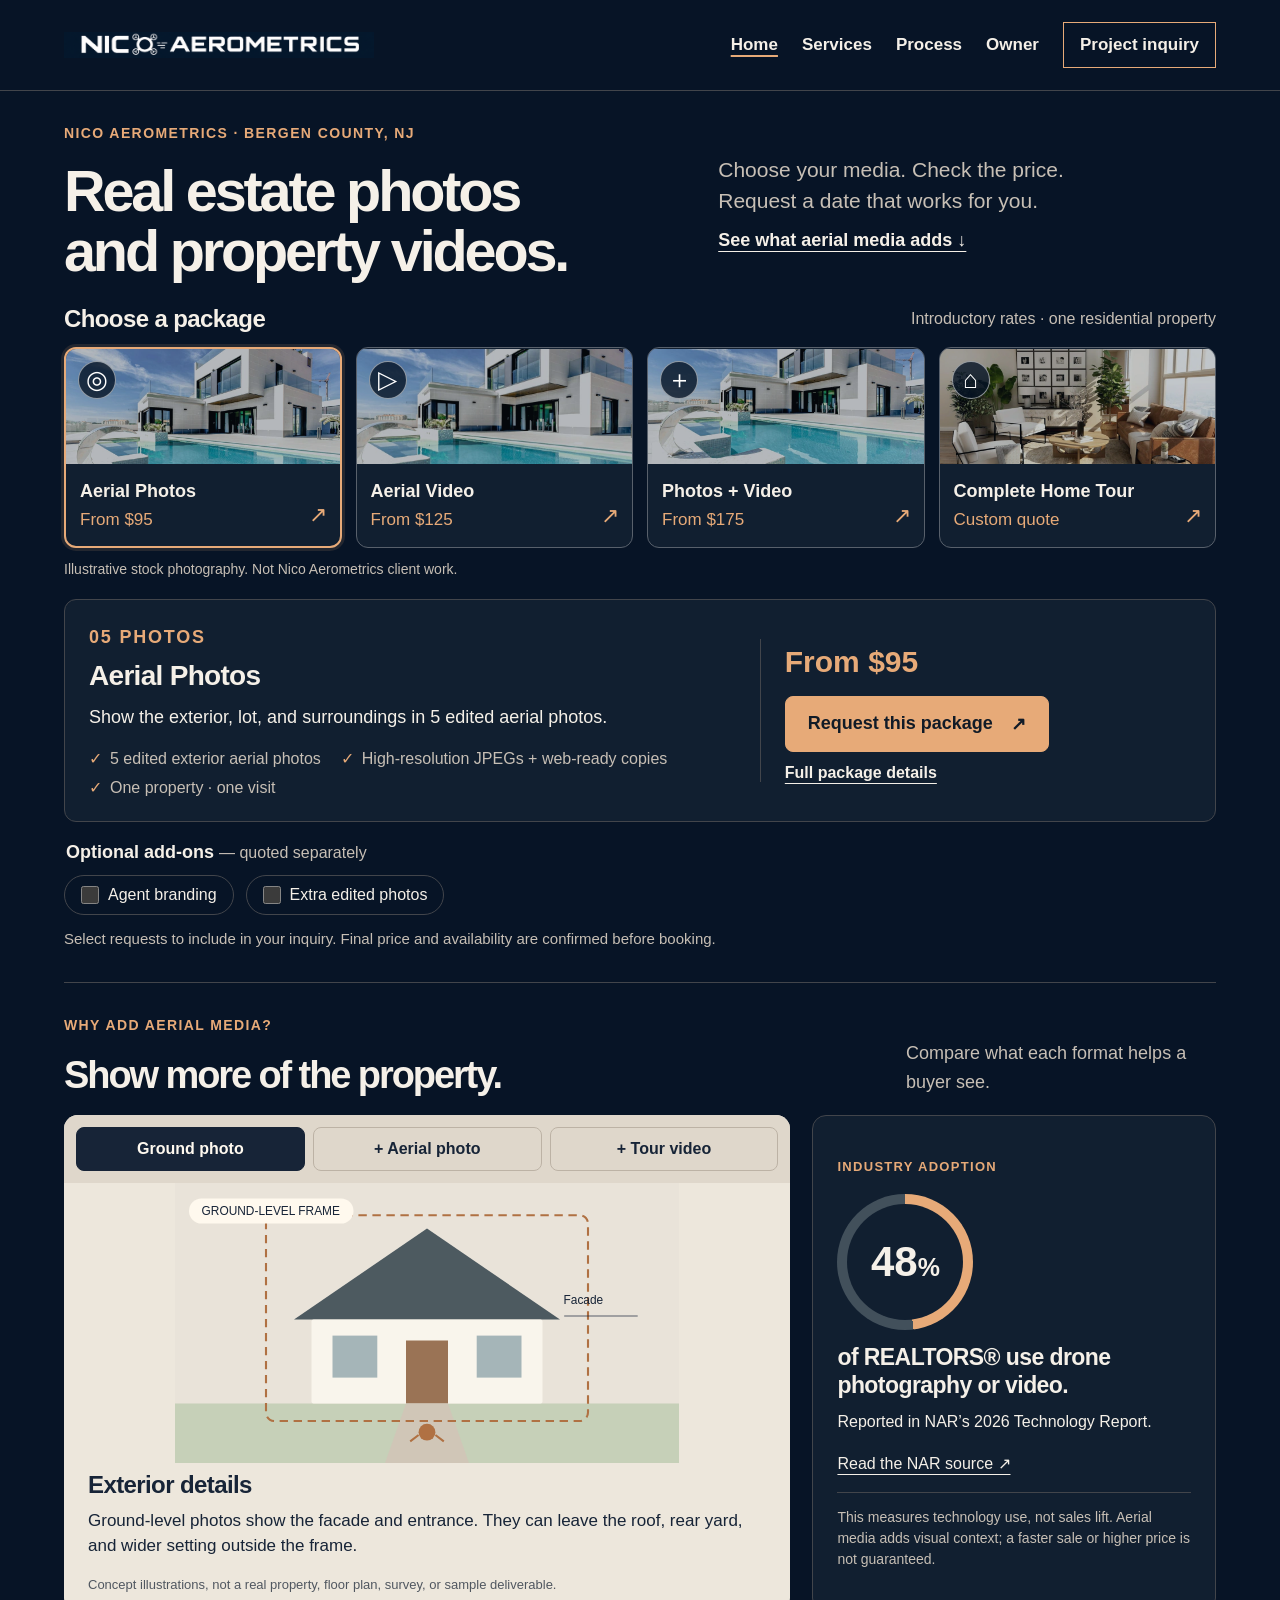
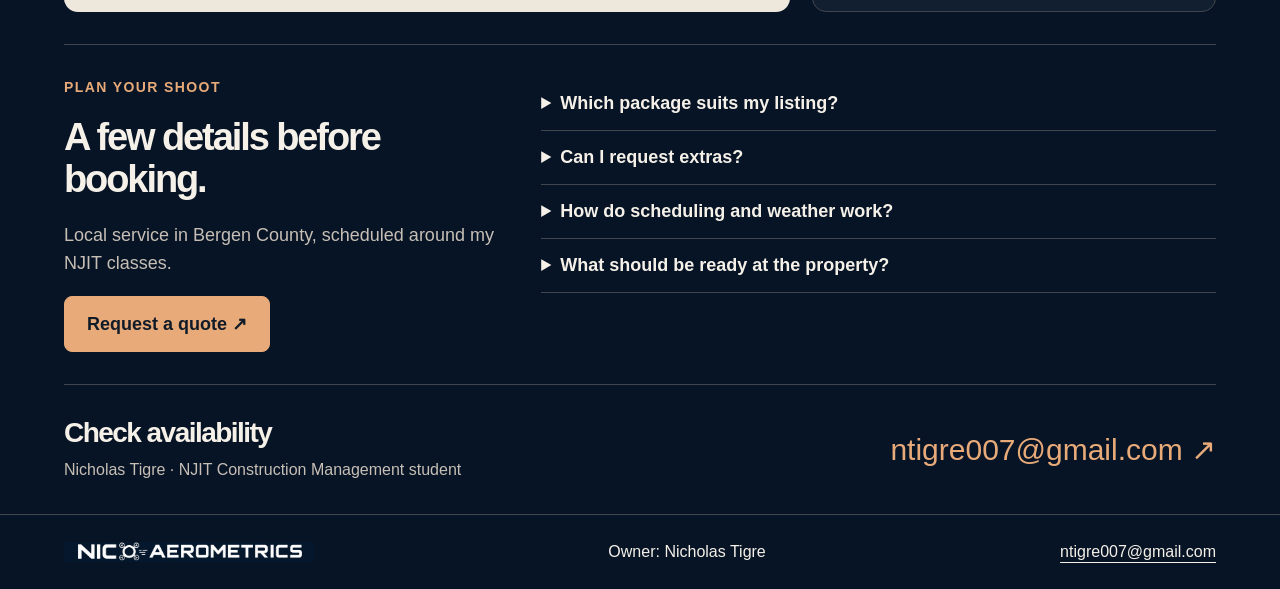
<file: index.html>
﻿<!DOCTYPE html>
<html lang="en">
<head>
<meta charset="UTF-8">
<meta name="viewport" content="width=device-width, initial-scale=1.0">
<meta name="description" content="Real estate drone photos and video in Bergen County, New Jersey.">
<title>Home | Nico Aerometrics</title>
<link rel="icon" href="favicon.ico" sizes="48x48"><link rel="icon" type="image/png" href="assets/favicon-48.png" sizes="48x48"><link rel="apple-touch-icon" href="assets/apple-touch-icon.png" sizes="180x180">
<link rel="stylesheet" href="styles.css?v=perf-20261029">
<script src="script.js?v=perf-20261029"></script>
</head>
<body>
<a class="skip-link" href="#main-content">Skip to main content</a>
<header class="site-header"><div class="header-inner"><a class="brand brand-logo" href="index.html"><picture><source type="image/webp" srcset="assets/nico-logo-744.webp 744w, assets/nico-logo-1488.webp 1488w" sizes="(max-width: 380px) 190px, (max-width: 1100px) 260px, 310px"><img src="assets/nico-aerometrics-logo.png" alt="Nico Aerometrics — Home" width="2172" height="724" decoding="async" loading="eager" fetchpriority="high"></picture></a><button id="menu-toggle" class="menu-toggle" aria-expanded="false" aria-controls="main-nav" hidden>Menu</button><nav id="main-nav" aria-label="Main navigation"><ul><li><a href="index.html" aria-current="page">Home</a></li><li><a href="projects.html">Services</a></li><li><a href="skills.html">Process</a></li><li><a href="about.html">Owner</a></li><li><a href="contact.html">Project inquiry</a></li></ul></nav></div></header>
<main id="main-content" tabindex="-1" class="home-main"><div class="home-sections"><section id="services" class="booking-hero" aria-labelledby="hero-heading"><div class="booking-heading"><div><p class="eyebrow">NICO AEROMETRICS · BERGEN COUNTY, NJ</p><h1 id="hero-heading">Real estate photos<br>and property videos.</h1></div><div><p class="lead">Choose your media. Check the price.<br>Request a date that works for you.</p><a class="text-link" href="#why-aerial">See what aerial media adds ↓</a></div></div><div class="picker-label"><h2>Choose a package</h2><span>Introductory rates · one residential property</span></div><div class="service-picker" aria-label="Select a package" hidden><button type="button" class="service-choice" data-choice="photos" aria-controls="package-photos" aria-pressed="true"><span class="choice-image"><picture><source type="image/webp" srcset="assets/house-exterior-480.webp 480w, assets/house-exterior-960.webp 960w, assets/house-exterior-1440.webp 1440w" sizes="(max-width: 700px) calc((90vw - 12px) / 2), (max-width: 1360px) calc((90vw - 42px) / 4), 295px"><img src="assets/house-exterior.jpg" width="400" height="220" alt="" loading="eager" decoding="async"></picture><span class="choice-mark" aria-hidden="true">◎</span></span><span class="choice-copy"><strong>Aerial Photos</strong><span>From $95</span></span><span class="choice-arrow" aria-hidden="true">↗</span></button><button type="button" class="service-choice" data-choice="video" aria-controls="package-video" aria-pressed="false"><span class="choice-image"><picture><source type="image/webp" srcset="assets/house-exterior-480.webp 480w, assets/house-exterior-960.webp 960w, assets/house-exterior-1440.webp 1440w" sizes="(max-width: 700px) calc((90vw - 12px) / 2), (max-width: 1360px) calc((90vw - 42px) / 4), 295px"><img src="assets/house-exterior.jpg" width="400" height="220" alt="" loading="lazy" decoding="async"></picture><span class="choice-mark" aria-hidden="true">▷</span></span><span class="choice-copy"><strong>Aerial Video</strong><span>From $125</span></span><span class="choice-arrow" aria-hidden="true">↗</span></button><button type="button" class="service-choice" data-choice="bundle" aria-controls="package-bundle" aria-pressed="false"><span class="choice-image"><picture><source type="image/webp" srcset="assets/house-exterior-480.webp 480w, assets/house-exterior-960.webp 960w, assets/house-exterior-1440.webp 1440w" sizes="(max-width: 700px) calc((90vw - 12px) / 2), (max-width: 1360px) calc((90vw - 42px) / 4), 295px"><img src="assets/house-exterior.jpg" width="400" height="220" alt="" loading="lazy" decoding="async"></picture><span class="choice-mark" aria-hidden="true">＋</span></span><span class="choice-copy"><strong>Photos + Video</strong><span>From $175</span></span><span class="choice-arrow" aria-hidden="true">↗</span></button><button type="button" class="service-choice" data-choice="tour" aria-controls="package-tour" aria-pressed="false"><span class="choice-image"><picture><source type="image/webp" srcset="assets/home-interior-480.webp 480w, assets/home-interior-960.webp 960w, assets/home-interior-1200.webp 1200w" sizes="(max-width: 700px) calc((90vw - 12px) / 2), (max-width: 1360px) calc((90vw - 42px) / 4), 295px"><img src="assets/home-interior.jpg" width="400" height="220" alt="" loading="lazy" decoding="async"></picture><span class="choice-mark" aria-hidden="true">⌂</span></span><span class="choice-copy"><strong>Complete Home Tour</strong><span>Custom quote</span></span><span class="choice-arrow" aria-hidden="true">↗</span></button></div><p class="stock-note">Illustrative stock photography. Not Nico Aerometrics client work.</p><div class="package-panels"><article id="package-photos" class="package-panel" data-package="photos" aria-labelledby="title-photos"><div><p class="eyebrow">05 PHOTOS</p><h3 id="title-photos">Aerial Photos</h3><p>Show the exterior, lot, and surroundings in 5 edited aerial photos.</p><ul class="included-list"><li>5 edited exterior aerial photos</li><li>High-resolution JPEGs + web-ready copies</li><li>One property · one visit</li></ul></div><div class="package-action"><p class="package-price">From $95</p><a class="button package-inquiry" data-service="photos" href="contact.html?service=photos">Request this package <span aria-hidden="true">↗</span></a><a class="text-link" href="projects.html#packages">Full package details</a></div></article><article id="package-video" class="package-panel" data-package="video" aria-labelledby="title-video"><div><p class="eyebrow">20–30 SECONDS</p><h3 id="title-video">Aerial Video</h3><p>A short exterior edit for your listing or social channels.</p><ul class="included-list"><li>One edited 20–30 second video</li><li>Landscape or vertical format</li><li>Up to 4K, subject to equipment and format</li></ul></div><div class="package-action"><p class="package-price">From $125</p><a class="button package-inquiry" data-service="video" href="contact.html?service=video">Request this package <span aria-hidden="true">↗</span></a><a class="text-link" href="projects.html#packages">Full package details</a></div></article><article id="package-bundle" class="package-panel" data-package="bundle" aria-labelledby="title-bundle"><div><p class="eyebrow">COMBINED PACKAGE</p><h3 id="title-bundle">Photos + Video</h3><p>Exterior photos and a short video from the same property visit.</p><ul class="included-list"><li>5 edited aerial photos</li><li>One edited 20–30 second exterior video</li><li>High-resolution photos + web-ready copies</li></ul></div><div class="package-action"><p class="package-price">From $175</p><a class="button package-inquiry" data-service="bundle" href="contact.html?service=bundle">Request this package <span aria-hidden="true">↗</span></a><a class="text-link" href="projects.html#packages">Full package details</a></div></article><article id="package-tour" class="package-panel" data-package="tour" aria-labelledby="title-tour"><div><p class="eyebrow">EVERY ROOM</p><h3 id="title-tour">Complete Home Tour</h3><p>An edited video that starts outside, shows every room, and finishes outside.</p><ul class="included-list"><li>Exterior opening and closing</li><li>Room-by-room interior coverage</li><li>Route, length, and filming method agreed before booking</li></ul></div><div class="package-action"><p class="package-price">Custom quote</p><a class="button package-inquiry" data-service="tour" href="contact.html?service=tour">Request this package <span aria-hidden="true">↗</span></a><a class="text-link" href="projects.html#packages">Full package details</a></div></article></div><fieldset class="add-on-picker" hidden><legend>Optional add-ons <span>— quoted separately</span></legend><label><input type="checkbox" value="Agent branding">Agent branding</label><label><input type="checkbox" value="Extra edited photos">Extra edited photos</label><p class="caption">Select requests to include in your inquiry. Final price and availability are confirmed before booking.</p></fieldset></section>
<section id="why-aerial" class="media-benefits" aria-labelledby="benefit-title"><div class="section-heading"><div><p class="eyebrow">WHY ADD AERIAL MEDIA?</p><h2 id="benefit-title">Show more of the property.</h2></div><p>Compare what each format helps a buyer see.</p></div><div class="benefit-grid"><div class="comparison-widget"><div class="view-switch" aria-label="Choose a property view" hidden><button type="button" data-view-choice="ground" aria-controls="view-ground" aria-pressed="true">Ground photo</button><button type="button" data-view-choice="aerial" aria-controls="view-aerial" aria-pressed="false">+ Aerial photo</button><button type="button" data-view-choice="tour" aria-controls="view-tour" aria-pressed="false">+ Tour video</button></div><div class="comparison-panels"><article id="view-ground" data-view="ground"><img src="assets/view-ground.svg" width="720" height="400" loading="lazy" alt="Illustration of a house facade from ground level, with the roof and yard partly out of view"><div class="view-description"><h3>Exterior details</h3><p>Ground-level photos show the facade and entrance. They can leave the roof, rear yard, and wider setting outside the frame.</p></div></article><article id="view-aerial" data-view="aerial"><img src="assets/view-aerial.svg" width="720" height="400" loading="lazy" alt="Overhead property illustration showing a house roof, rear yard, driveway, and surrounding street"><div class="view-description"><h3>Lot and surroundings</h3><p>Aerial views add the roof, outdoor space, access, and nearby features in one frame. Useful when the setting is part of the listing’s appeal.</p></div></article><article id="view-tour" data-view="tour"><img src="assets/view-tour.svg" width="720" height="400" loading="lazy" alt="Conceptual room layout with a video route from outside through living room, kitchen, and bedrooms and back outside"><div class="view-description"><h3>Room-to-room flow</h3><p>A video connects spaces in sequence, helping buyers understand how the rooms relate before visiting.</p></div></article></div><p class="diagram-note">Concept illustrations, not a real property, floor plan, survey, or sample deliverable.</p></div><aside class="evidence-card"><p class="eyebrow">INDUSTRY ADOPTION</p><div class="stat-ring"><strong>48<span>%</span></strong></div><h3>of REALTORS® use drone photography or video.</h3><p>Reported in NAR’s 2026 Technology Report.</p><a href="https://www.nar.realtor/newsroom/realtors-adopt-technology-to-save-time-and-improve-the-client-experience-nar-report-finds" target="_blank" rel="noopener noreferrer">Read the NAR source ↗</a><p class="evidence-limit">This measures technology use, not sales lift. Aerial media adds visual context; a faster sale or higher price is not guaranteed.</p></aside></div></section>
<section class="listing-guide" aria-labelledby="guide-title"><div><p class="eyebrow">PLAN YOUR SHOOT</p><h2 id="guide-title">A few details before booking.</h2><p>Local service in Bergen County, scheduled around my NJIT classes.</p><a class="button" href="contact.html">Request a quote ↗</a></div><div class="faq-list"><details><summary>Which package suits my listing?</summary><p>Choose photos for exterior and lot context, video for a short moving overview, or the bundle for both. Choose the home tour when you need every room included. Share your property size and priorities for a recommendation.</p></details><details><summary>Can I request extras?</summary><p>Yes. Ask for agent branding, extra photos, or coverage of specific features. Extras and any additional fees are confirmed in the quote.</p></details><details><summary>How do scheduling and weather work?</summary><p>Send preferred dates and your listing deadline. I’ll check class availability, access, airspace, and permissions. Wind, gusts, rain, visibility, and equipment limits are reviewed before flight; unsuitable conditions may require a new date.</p></details><details><summary>What should be ready at the property?</summary><p>Arrange owner permission and access to the agreed areas. For a home tour, prepare every room and discuss the route and filming method in advance. Indoor FPV depends on a suitable setup and safe access; a single continuous take is not guaranteed.</p></details></div></section><section id="contact" class="contact-bar"><div><h2>Check availability</h2><p>Nicholas Tigre · NJIT Construction Management student</p></div><a class="contact-email" href="mailto:ntigre007@gmail.com">ntigre007@gmail.com ↗</a></section></div></main>
<footer class="site-footer"><a class="brand brand-logo" href="index.html"><picture><source type="image/webp" srcset="assets/nico-logo-744.webp 744w, assets/nico-logo-1488.webp 1488w" sizes="250px"><img src="assets/nico-aerometrics-logo.png" alt="Nico Aerometrics — Home" width="2172" height="724" decoding="async" loading="lazy" fetchpriority="low"></picture></a><p>Owner: Nicholas Tigre</p><p><a href="mailto:ntigre007@gmail.com">ntigre007@gmail.com</a></p></footer>
</body>
</html>
</file>
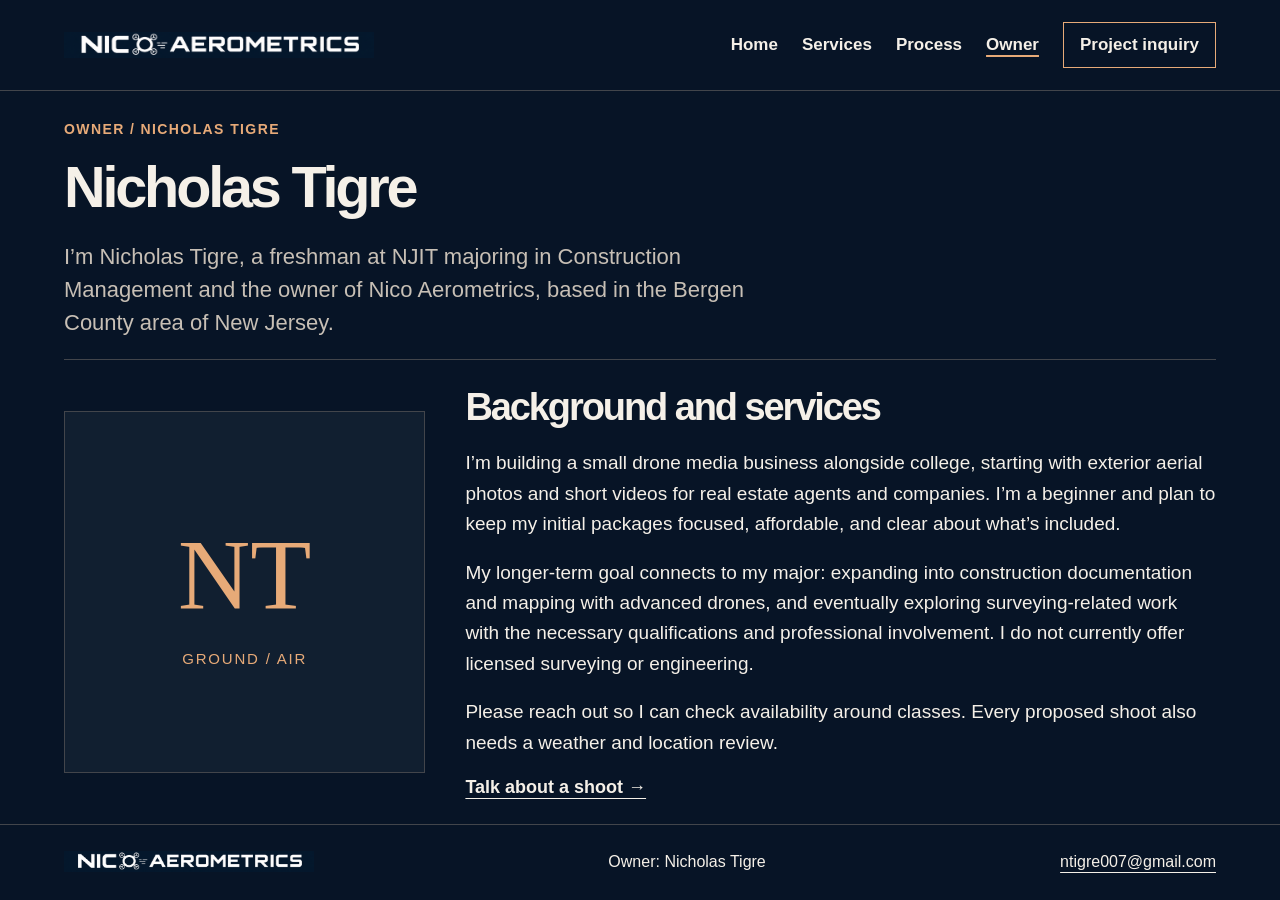
<file: about.html>
﻿<!DOCTYPE html>
<html lang="en">
<head>
<meta charset="UTF-8">
<meta name="viewport" content="width=device-width, initial-scale=1.0">
<meta name="description" content="Meet Nicholas Tigre, an NJIT freshman majoring in Construction Management.">
<title>Owner | Nico Aerometrics</title>
<link rel="icon" href="favicon.ico" sizes="48x48"><link rel="icon" type="image/png" href="assets/favicon-48.png" sizes="48x48"><link rel="apple-touch-icon" href="assets/apple-touch-icon.png" sizes="180x180">
<link rel="stylesheet" href="styles.css?v=perf-20261029">
<script src="script.js?v=perf-20261029"></script>
</head>
<body>
<a class="skip-link" href="#main-content">Skip to main content</a>
<header class="site-header"><div class="header-inner"><a class="brand brand-logo" href="index.html"><picture><source type="image/webp" srcset="assets/nico-logo-744.webp 744w, assets/nico-logo-1488.webp 1488w" sizes="(max-width: 380px) 190px, (max-width: 1100px) 260px, 310px"><img src="assets/nico-aerometrics-logo.png" alt="Nico Aerometrics — Home" width="2172" height="724" decoding="async" loading="eager" fetchpriority="high"></picture></a><button id="menu-toggle" class="menu-toggle" aria-expanded="false" aria-controls="main-nav" hidden>Menu</button><nav id="main-nav" aria-label="Main navigation"><ul><li><a href="index.html">Home</a></li><li><a href="projects.html">Services</a></li><li><a href="skills.html">Process</a></li><li><a href="about.html" aria-current="page">Owner</a></li><li><a href="contact.html">Project inquiry</a></li></ul></nav></div></header>
<main id="main-content" tabindex="-1"><section class="page-intro"><p class="eyebrow">OWNER / NICHOLAS TIGRE</p><h1>Nicholas Tigre</h1><p class="lead">I’m Nicholas Tigre, a freshman at NJIT majoring in Construction Management and the owner of Nico Aerometrics, based in the Bergen County area of New Jersey.</p></section><section class="owner-layout"><div class="owner-mark" aria-hidden="true">NT<span>GROUND / AIR</span></div><div><h2>Background and services</h2><p>I’m building a small drone media business alongside college, starting with exterior aerial photos and short videos for real estate agents and companies. I’m a beginner and plan to keep my initial packages focused, affordable, and clear about what’s included.</p><p>My longer-term goal connects to my major: expanding into construction documentation and mapping with advanced drones, and eventually exploring surveying-related work with the necessary qualifications and professional involvement. I do not currently offer licensed surveying or engineering.</p><p>Please reach out so I can check availability around classes. Every proposed shoot also needs a weather and location review.</p><a class="text-link" href="contact.html">Talk about a shoot →</a></div></section></main>
<footer class="site-footer"><a class="brand brand-logo" href="index.html"><picture><source type="image/webp" srcset="assets/nico-logo-744.webp 744w, assets/nico-logo-1488.webp 1488w" sizes="250px"><img src="assets/nico-aerometrics-logo.png" alt="Nico Aerometrics — Home" width="2172" height="724" decoding="async" loading="lazy" fetchpriority="low"></picture></a><p>Owner: Nicholas Tigre</p><p><a href="mailto:ntigre007@gmail.com">ntigre007@gmail.com</a></p></footer>
</body>
</html>
</file>
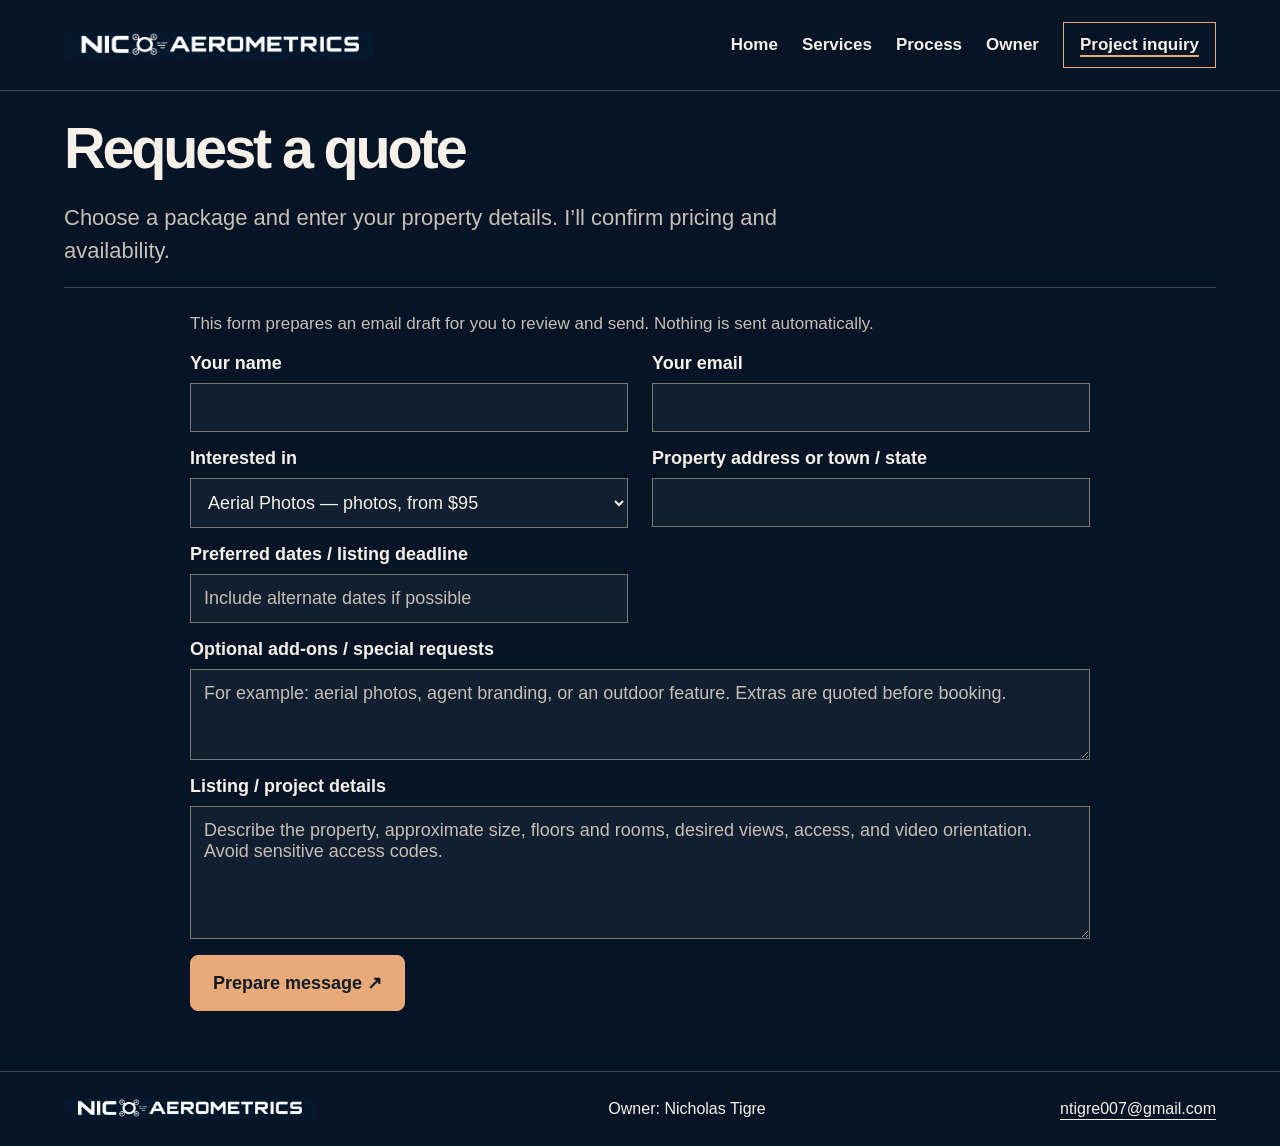
<file: contact.html>
﻿<!DOCTYPE html>
<html lang="en">
<head>
<meta charset="UTF-8">
<meta name="viewport" content="width=device-width, initial-scale=1.0">
<meta name="description" content="Ask about Bergen County real estate media packages and availability.">
<title>Project inquiry | Nico Aerometrics</title>
<link rel="icon" href="favicon.ico" sizes="48x48"><link rel="icon" type="image/png" href="assets/favicon-48.png" sizes="48x48"><link rel="apple-touch-icon" href="assets/apple-touch-icon.png" sizes="180x180">
<link rel="stylesheet" href="styles.css?v=perf-20261029">
<script src="script.js?v=perf-20261029"></script>
</head>
<body>
<a class="skip-link" href="#main-content">Skip to main content</a>
<header class="site-header"><div class="header-inner"><a class="brand brand-logo" href="index.html"><picture><source type="image/webp" srcset="assets/nico-logo-744.webp 744w, assets/nico-logo-1488.webp 1488w" sizes="(max-width: 380px) 190px, (max-width: 1100px) 260px, 310px"><img src="assets/nico-aerometrics-logo.png" alt="Nico Aerometrics — Home" width="2172" height="724" decoding="async" loading="eager" fetchpriority="high"></picture></a><button id="menu-toggle" class="menu-toggle" aria-expanded="false" aria-controls="main-nav" hidden>Menu</button><nav id="main-nav" aria-label="Main navigation"><ul><li><a href="index.html">Home</a></li><li><a href="projects.html">Services</a></li><li><a href="skills.html">Process</a></li><li><a href="about.html">Owner</a></li><li><a href="contact.html" aria-current="page">Project inquiry</a></li></ul></nav></div></header>
<main id="main-content" tabindex="-1"><section class="page-intro"><h1>Request a quote</h1><p class="lead">Choose a package and enter your property details. I’ll confirm pricing and availability.</p></section><section class="inquiry-layout" aria-label="Quote request"><form id="inquiry-form"><p class="form-note">This form prepares an email draft for you to review and send. Nothing is sent automatically.</p><div class="form-field"><label for="name">Your name</label><input id="name" name="name" autocomplete="name" required maxlength="100"></div><div class="form-field"><label for="email">Your email</label><input id="email" name="email" type="email" autocomplete="email" required maxlength="150"></div><div class="form-field"><label for="service">Interested in</label><select id="service" name="service"><option>Aerial Photos — photos, from $95</option><option>Aerial Video — video, from $125</option><option>Photos + Video — photos + video, from $175</option><option>Complete Home Tour — custom quote</option><option>Help choosing a package</option><option>Future construction / mapping interest</option></select></div><div class="form-field"><label for="location">Property address or town / state</label><input id="location" name="location" required maxlength="150"></div><div class="form-field"><label for="dates">Preferred dates / listing deadline</label><input id="dates" name="dates" maxlength="200" placeholder="Include alternate dates if possible"></div><div class="form-field form-wide"><label for="addons">Optional add-ons / special requests</label><textarea id="addons" name="addons" rows="3" maxlength="1000" placeholder="For example: aerial photos, agent branding, or an outdoor feature. Extras are quoted before booking."></textarea></div><div class="form-field form-wide"><label for="details">Listing / project details</label><textarea id="details" name="details" rows="5" required maxlength="3000" placeholder="Describe the property, approximate size, floors and rooms, desired views, access, and video orientation. Avoid sensitive access codes."></textarea></div><button class="button" type="submit">Prepare message ↗</button><noscript><p>JavaScript is needed to prepare a message. You can email <a href="mailto:ntigre007@gmail.com">ntigre007@gmail.com</a> directly instead.</p></noscript><div id="message-result" hidden><label for="message-output">Your prepared message</label><textarea id="message-output" rows="10" readonly></textarea><p><a class="button" id="email-message" href="mailto:ntigre007@gmail.com">Open in email app ↗</a></p><button class="secondary-button" id="copy-message" type="button">Copy message</button></div><p id="form-status" class="caption" role="status"></p></form></section></main>
<footer class="site-footer"><a class="brand brand-logo" href="index.html"><picture><source type="image/webp" srcset="assets/nico-logo-744.webp 744w, assets/nico-logo-1488.webp 1488w" sizes="250px"><img src="assets/nico-aerometrics-logo.png" alt="Nico Aerometrics — Home" width="2172" height="724" decoding="async" loading="lazy" fetchpriority="low"></picture></a><p>Owner: Nicholas Tigre</p><p><a href="mailto:ntigre007@gmail.com">ntigre007@gmail.com</a></p></footer>
</body>
</html>
</file>
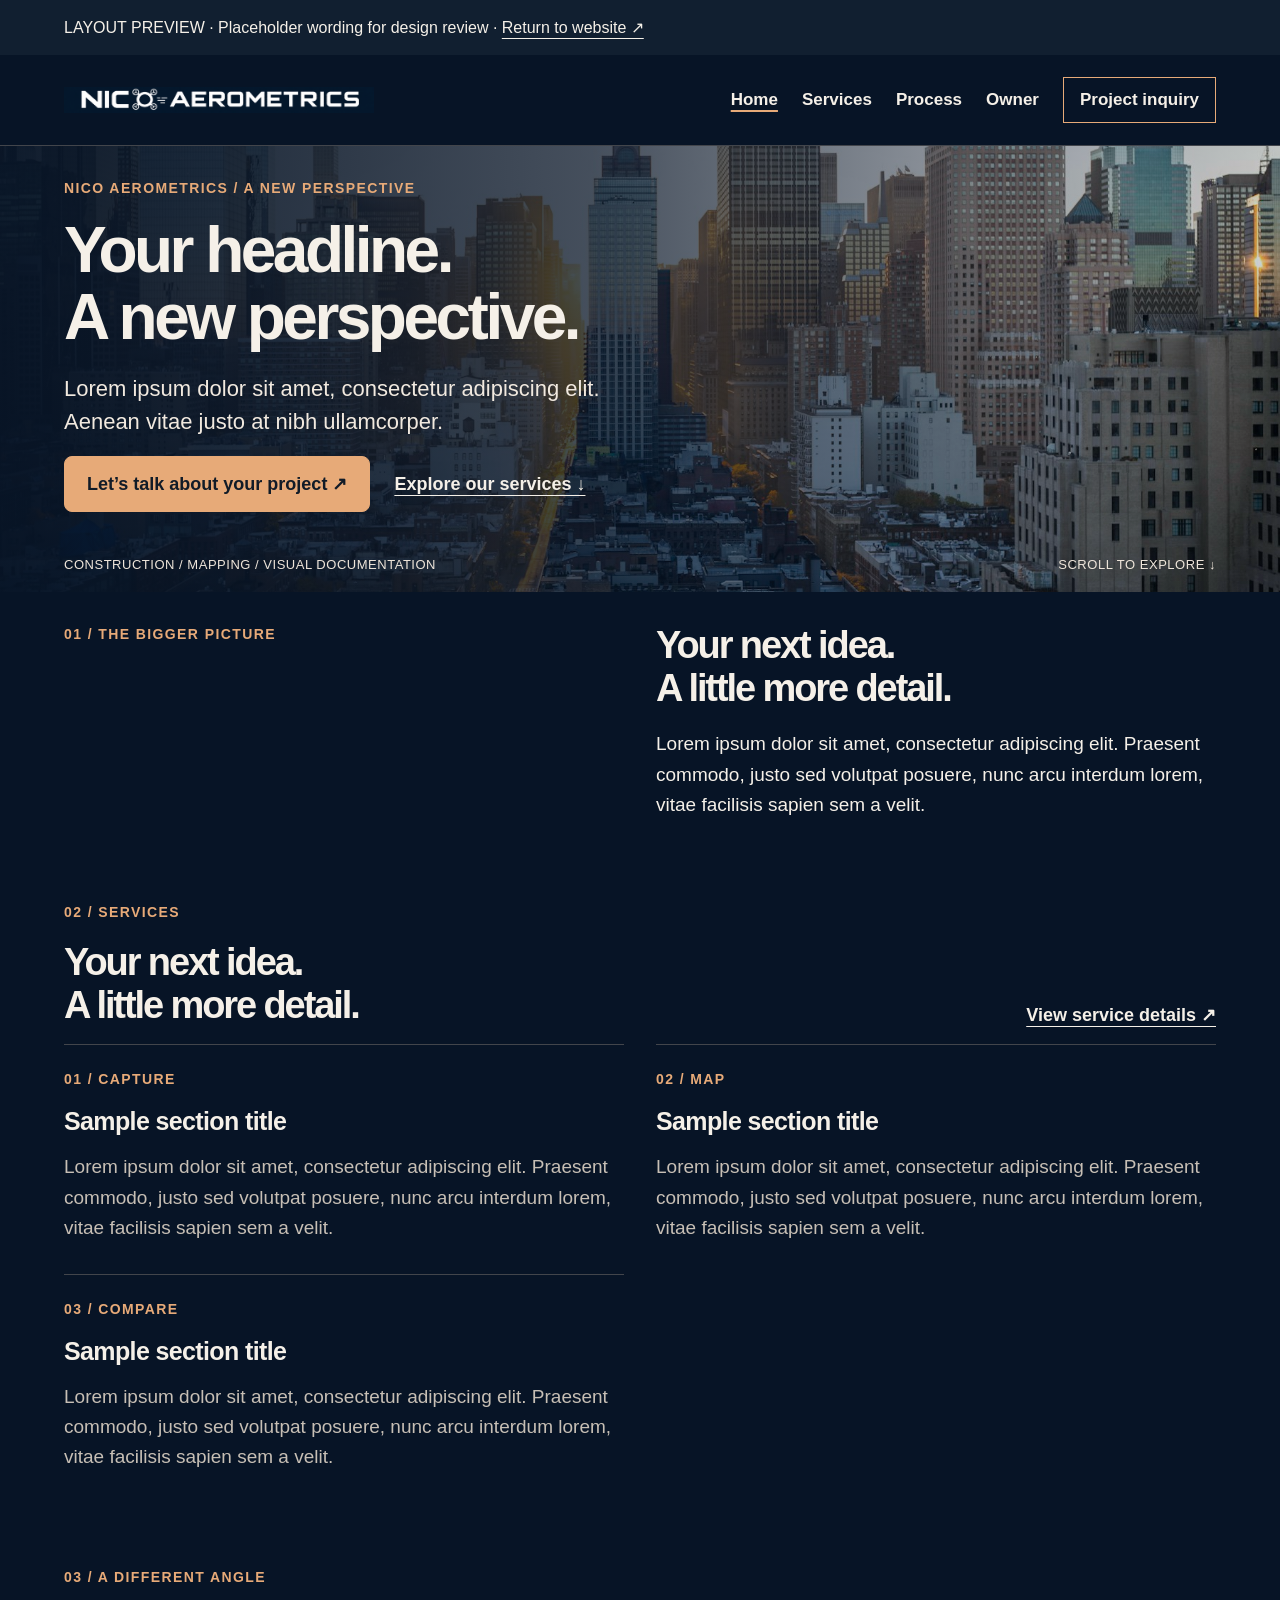
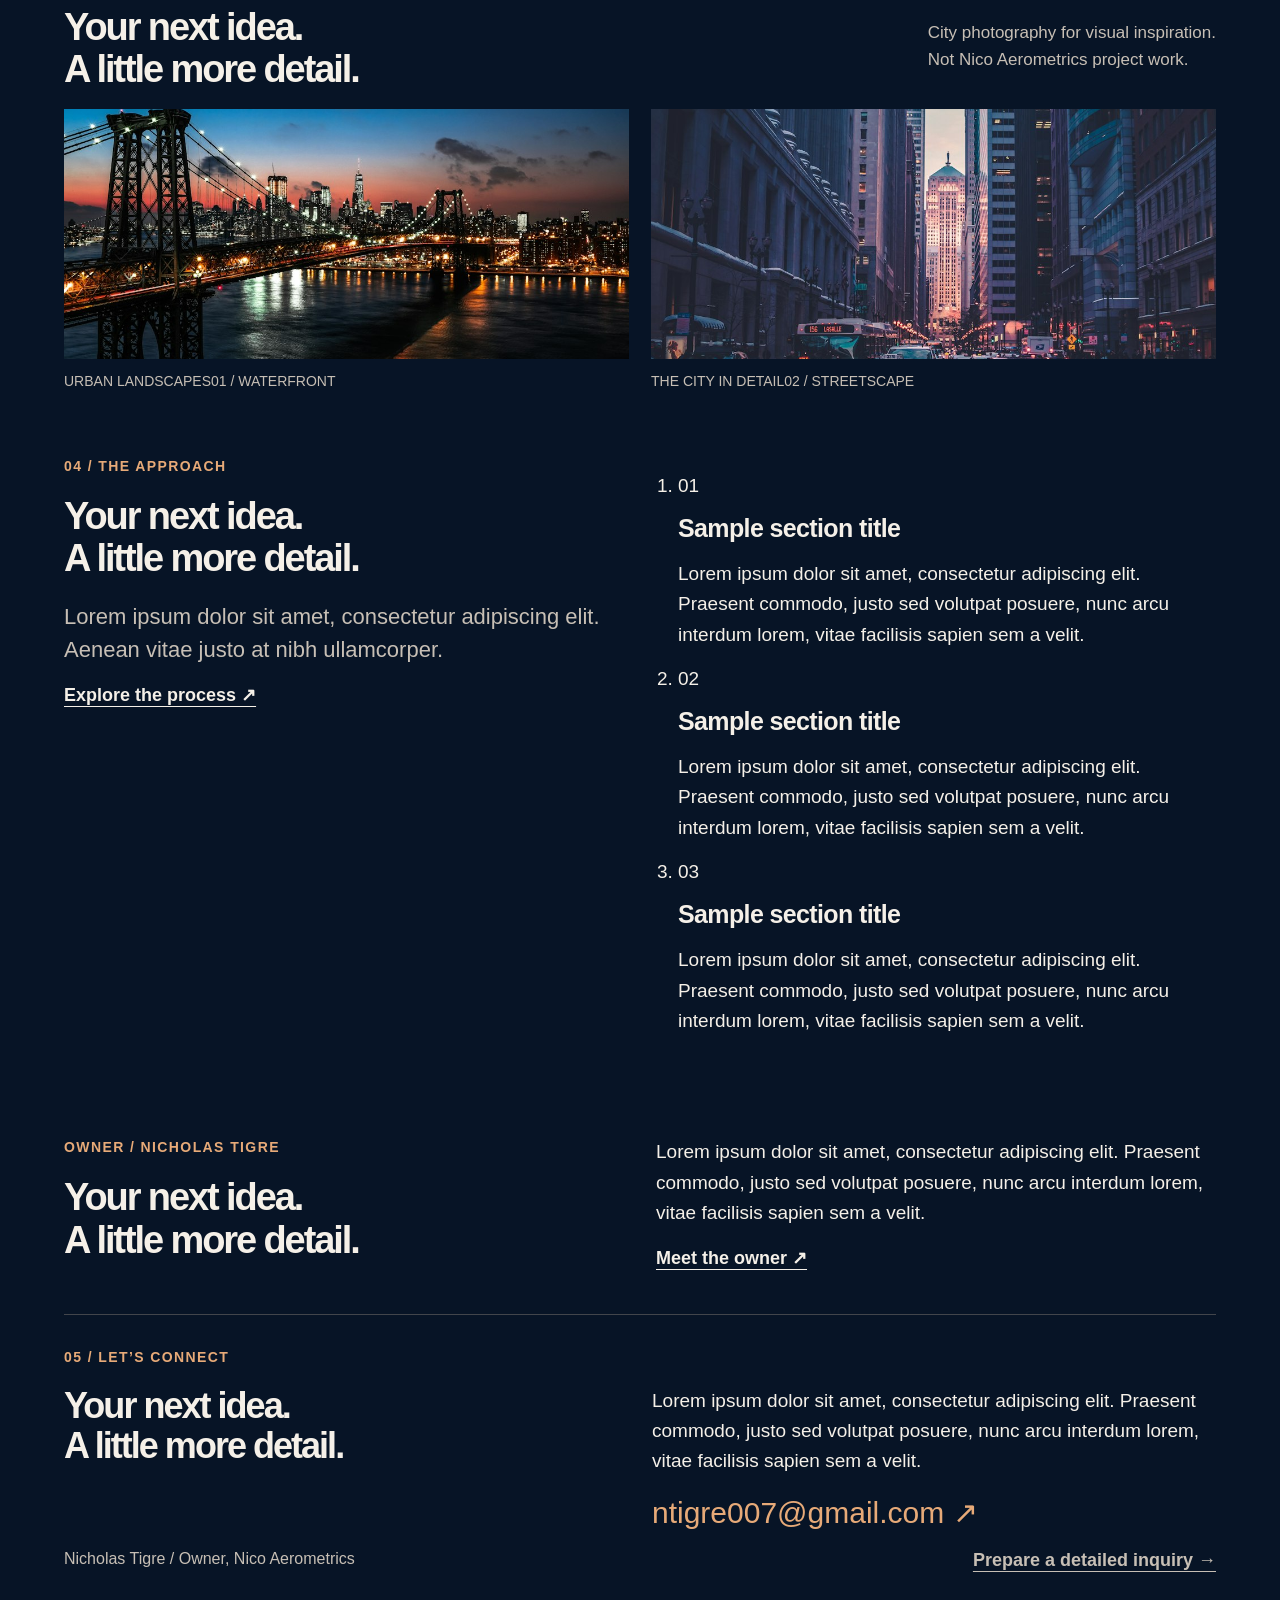
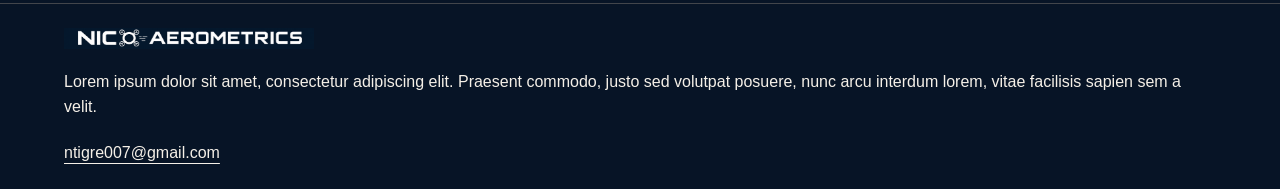
<file: layout-preview.html>
﻿<!DOCTYPE html>
<html lang="en">
<head>
<meta charset="UTF-8">
<meta name="viewport" content="width=device-width, initial-scale=1.0">
<meta name="description" content="Aerial documentation for the decisions on the ground.">
<title>Layout Preview | Nico Aerometrics</title><meta name="robots" content="noindex">
<link rel="icon" href="favicon.ico" sizes="48x48"><link rel="icon" type="image/png" href="assets/favicon-48.png" sizes="48x48"><link rel="apple-touch-icon" href="assets/apple-touch-icon.png" sizes="180x180">
<link rel="stylesheet" href="styles.css?v=perf-20261029">
<script src="script.js?v=perf-20261029"></script>
</head>
<body><aside class="preview-banner" aria-label="Preview notice">LAYOUT PREVIEW · Placeholder wording for design review · <a href="index.html">Return to website ↗</a></aside>
<a class="skip-link" href="#main-content">Skip to main content</a>
<header class="site-header"><div class="header-inner"><a class="brand brand-logo" href="index.html"><picture><source type="image/webp" srcset="assets/nico-logo-744.webp 744w, assets/nico-logo-1488.webp 1488w" sizes="(max-width: 380px) 190px, (max-width: 1100px) 260px, 310px"><img src="assets/nico-aerometrics-logo.png" alt="Nico Aerometrics — Home" width="2172" height="724" decoding="async" loading="eager" fetchpriority="high"></picture></a><button id="menu-toggle" class="menu-toggle" aria-expanded="false" aria-controls="main-nav" hidden>Menu</button><nav id="main-nav" aria-label="Main navigation"><ul><li><a href="layout-preview.html" aria-current="page">Home</a></li><li><a href="#services">Services</a></li><li><a href="#process">Process</a></li><li><a href="#owner">Owner</a></li><li><a href="#contact">Project inquiry</a></li></ul></nav></div></header>
<main id="main-content" tabindex="-1" class="home-main">
<section class="city-hero" aria-labelledby="hero-heading">
<img class="hero-photo" src="assets/city-skyline.jpg" width="1800" height="1200" alt="Elevated city skyline with sunlight between the buildings" fetchpriority="high"><div class="hero-shade"></div>
<div class="hero-content"><p class="eyebrow">NICO AEROMETRICS / A NEW PERSPECTIVE</p><h1 id="hero-heading">Your headline.<br>A new perspective.</h1><p class="lead">Lorem ipsum dolor sit amet, consectetur adipiscing elit. Aenean vitae justo at nibh ullamcorper.</p><div class="actions"><a class="button" href="#contact">Let’s talk about your project ↗</a><a class="text-link" href="#services">Explore our services ↓</a></div></div>
<div class="hero-bottom"><span>CONSTRUCTION / MAPPING / VISUAL DOCUMENTATION</span><span>SCROLL TO EXPLORE ↓</span></div></section>
<div class="home-sections">
<section class="intro-band"><p class="eyebrow">01 / THE BIGGER PICTURE</p><div><h2>Your next idea.<br>A little more detail.</h2><p>Lorem ipsum dolor sit amet, consectetur adipiscing elit. Praesent commodo, justo sed volutpat posuere, nunc arcu interdum lorem, vitae facilisis sapien sem a velit.</p></div></section>
<section id="services"><div class="section-heading"><div><p class="eyebrow">02 / SERVICES</p><h2>Your next idea.<br>A little more detail.</h2></div><a class="text-link" href="#services">View service details ↗</a></div><div class="cards"><article><span class="number">01 / CAPTURE</span><h3>Sample section title</h3><p>Lorem ipsum dolor sit amet, consectetur adipiscing elit. Praesent commodo, justo sed volutpat posuere, nunc arcu interdum lorem, vitae facilisis sapien sem a velit.</p></article><article><span class="number">02 / MAP</span><h3>Sample section title</h3><p>Lorem ipsum dolor sit amet, consectetur adipiscing elit. Praesent commodo, justo sed volutpat posuere, nunc arcu interdum lorem, vitae facilisis sapien sem a velit.</p></article><article><span class="number">03 / COMPARE</span><h3>Sample section title</h3><p>Lorem ipsum dolor sit amet, consectetur adipiscing elit. Praesent commodo, justo sed volutpat posuere, nunc arcu interdum lorem, vitae facilisis sapien sem a velit.</p></article></div></section>
<section class="city-showcase"><div class="section-heading"><div><p class="eyebrow">03 / A DIFFERENT ANGLE</p><h2>Your next idea.<br>A little more detail.</h2></div><p class="gallery-note">City photography for visual inspiration.<br>Not Nico Aerometrics project work.</p></div><div class="city-gallery"><figure class="gallery-wide"><img src="assets/city-waterfront.jpg" width="1000" height="667" loading="lazy" alt="Illuminated suspension bridge and Manhattan skyline across the waterfront at dusk"><figcaption><span>URBAN LANDSCAPES</span><span>01 / WATERFRONT</span></figcaption></figure><figure><img src="assets/city-night.jpg" width="1000" height="1251" loading="lazy" alt="Chicago street framed by tall buildings in blue evening light"><figcaption><span>THE CITY IN DETAIL</span><span>02 / STREETSCAPE</span></figcaption></figure></div></section>
<section id="process" class="home-process"><div><p class="eyebrow">04 / THE APPROACH</p><h2>Your next idea.<br>A little more detail.</h2><p class="lead">Lorem ipsum dolor sit amet, consectetur adipiscing elit. Aenean vitae justo at nibh ullamcorper.</p><a class="text-link" href="#process">Explore the process ↗</a></div><ol class="process-list"><li><span>01</span><div><h3>Sample section title</h3><p>Lorem ipsum dolor sit amet, consectetur adipiscing elit. Praesent commodo, justo sed volutpat posuere, nunc arcu interdum lorem, vitae facilisis sapien sem a velit.</p></div></li><li><span>02</span><div><h3>Sample section title</h3><p>Lorem ipsum dolor sit amet, consectetur adipiscing elit. Praesent commodo, justo sed volutpat posuere, nunc arcu interdum lorem, vitae facilisis sapien sem a velit.</p></div></li><li><span>03</span><div><h3>Sample section title</h3><p>Lorem ipsum dolor sit amet, consectetur adipiscing elit. Praesent commodo, justo sed volutpat posuere, nunc arcu interdum lorem, vitae facilisis sapien sem a velit.</p></div></li></ol></section>
<section id="owner" class="owner-strip"><div><p class="eyebrow">OWNER / NICHOLAS TIGRE</p><h2>Your next idea.<br>A little more detail.</h2></div><div><p>Lorem ipsum dolor sit amet, consectetur adipiscing elit. Praesent commodo, justo sed volutpat posuere, nunc arcu interdum lorem, vitae facilisis sapien sem a velit.</p><a class="text-link" href="#owner">Meet the owner ↗</a></div></section>
<section id="contact" class="contact-section"><p class="eyebrow">05 / LET’S CONNECT</p><h2>Your next idea.<br>A little more detail.</h2><p>Lorem ipsum dolor sit amet, consectetur adipiscing elit. Praesent commodo, justo sed volutpat posuere, nunc arcu interdum lorem, vitae facilisis sapien sem a velit.</p><a class="contact-email" href="mailto:ntigre007@gmail.com">ntigre007@gmail.com <span aria-hidden="true">↗</span></a><div class="contact-bottom"><span>Nicholas Tigre / Owner, Nico Aerometrics</span><a class="text-link" href="#contact">Prepare a detailed inquiry →</a></div></section>
</div></main>
<footer class="site-footer"><a class="brand brand-logo" href="index.html"><picture><source type="image/webp" srcset="assets/nico-logo-744.webp 744w, assets/nico-logo-1488.webp 1488w" sizes="250px"><img src="assets/nico-aerometrics-logo.png" alt="Nico Aerometrics — Home" width="2172" height="724" decoding="async" loading="lazy" fetchpriority="low"></picture></a><p>Lorem ipsum dolor sit amet, consectetur adipiscing elit. Praesent commodo, justo sed volutpat posuere, nunc arcu interdum lorem, vitae facilisis sapien sem a velit.</p><p><a href="mailto:ntigre007@gmail.com">ntigre007@gmail.com</a></p></footer>
</body>
</html>
</file>
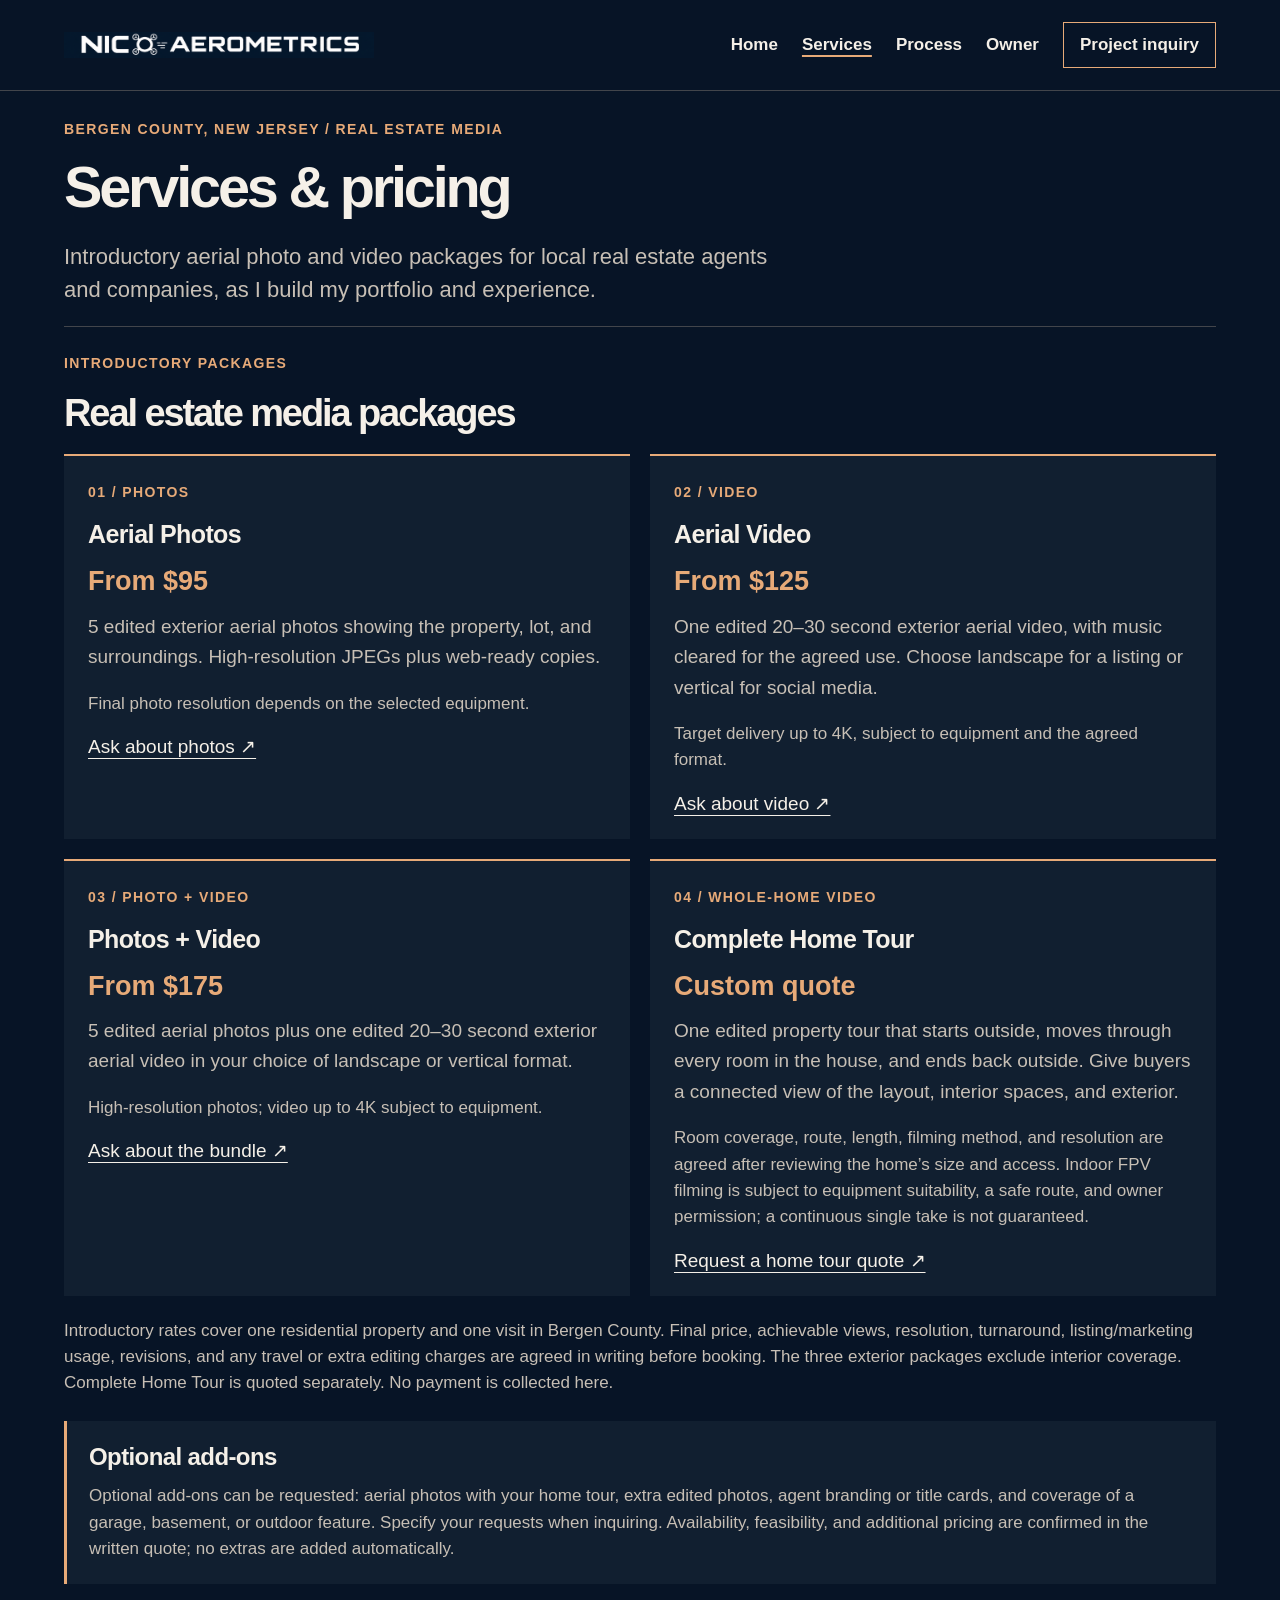
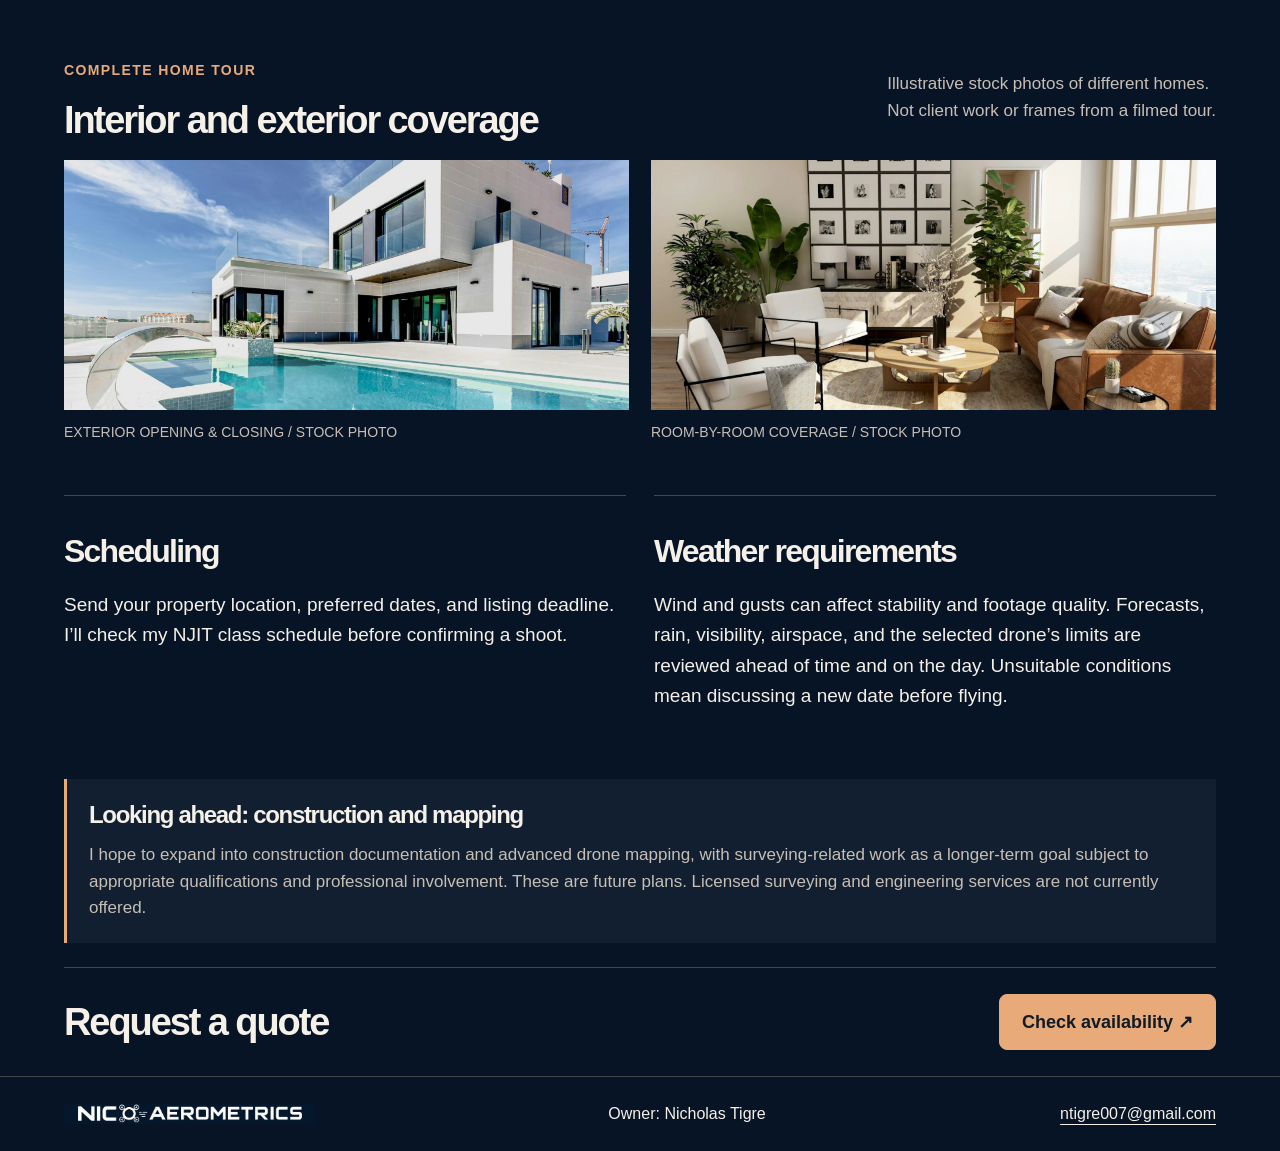
<file: projects.html>
﻿<!DOCTYPE html>
<html lang="en">
<head>
<meta charset="UTF-8">
<meta name="viewport" content="width=device-width, initial-scale=1.0">
<meta name="description" content="Introductory real estate aerial photo and video packages in Bergen County, New Jersey.">
<title>Services | Nico Aerometrics</title>
<link rel="icon" href="favicon.ico" sizes="48x48"><link rel="icon" type="image/png" href="assets/favicon-48.png" sizes="48x48"><link rel="apple-touch-icon" href="assets/apple-touch-icon.png" sizes="180x180">
<link rel="stylesheet" href="styles.css?v=perf-20261029">
<script src="script.js?v=perf-20261029"></script>
</head>
<body>
<a class="skip-link" href="#main-content">Skip to main content</a>
<header class="site-header"><div class="header-inner"><a class="brand brand-logo" href="index.html"><picture><source type="image/webp" srcset="assets/nico-logo-744.webp 744w, assets/nico-logo-1488.webp 1488w" sizes="(max-width: 380px) 190px, (max-width: 1100px) 260px, 310px"><img src="assets/nico-aerometrics-logo.png" alt="Nico Aerometrics — Home" width="2172" height="724" decoding="async" loading="eager" fetchpriority="high"></picture></a><button id="menu-toggle" class="menu-toggle" aria-expanded="false" aria-controls="main-nav" hidden>Menu</button><nav id="main-nav" aria-label="Main navigation"><ul><li><a href="index.html">Home</a></li><li><a href="projects.html" aria-current="page">Services</a></li><li><a href="skills.html">Process</a></li><li><a href="about.html">Owner</a></li><li><a href="contact.html">Project inquiry</a></li></ul></nav></div></header>
<main id="main-content" tabindex="-1"><section class="page-intro"><p class="eyebrow">BERGEN COUNTY, NEW JERSEY / REAL ESTATE MEDIA</p><h1>Services &amp; pricing</h1><p class="lead">Introductory aerial photo and video packages for local real estate agents and companies, as I build my portfolio and experience.</p></section><section aria-labelledby="packages"><p class="eyebrow">INTRODUCTORY PACKAGES</p><h2 id="packages">Real estate media packages</h2><div class="cards package-cards"><article><span class="number">01 / PHOTOS</span><h3>Aerial Photos</h3><p class="package-price">From $95</p><p>5 edited exterior aerial photos showing the property, lot, and surroundings. High-resolution JPEGs plus web-ready copies.</p><p class="detail">Final photo resolution depends on the selected equipment.</p><a href="contact.html">Ask about photos ↗</a></article><article><span class="number">02 / VIDEO</span><h3>Aerial Video</h3><p class="package-price">From $125</p><p>One edited 20–30 second exterior aerial video, with music cleared for the agreed use. Choose landscape for a listing or vertical for social media.</p><p class="detail">Target delivery up to 4K, subject to equipment and the agreed format.</p><a href="contact.html">Ask about video ↗</a></article><article><span class="number">03 / PHOTO + VIDEO</span><h3>Photos + Video</h3><p class="package-price">From $175</p><p>5 edited aerial photos plus one edited 20–30 second exterior aerial video in your choice of landscape or vertical format.</p><p class="detail">High-resolution photos; video up to 4K subject to equipment.</p><a href="contact.html">Ask about the bundle ↗</a></article><article><span class="number">04 / WHOLE-HOME VIDEO</span><h3>Complete Home Tour</h3><p class="package-price">Custom quote</p><p>One edited property tour that starts outside, moves through every room in the house, and ends back outside. Give buyers a connected view of the layout, interior spaces, and exterior.</p><p class="detail">Room coverage, route, length, filming method, and resolution are agreed after reviewing the home’s size and access. Indoor FPV filming is subject to equipment suitability, a safe route, and owner permission; a continuous single take is not guaranteed.</p><a href="contact.html">Request a home tour quote ↗</a></article></div><p class="detail">Introductory rates cover one residential property and one visit in Bergen County. Final price, achievable views, resolution, turnaround, listing/marketing usage, revisions, and any travel or extra editing charges are agreed in writing before booking. The three exterior packages exclude interior coverage. Complete Home Tour is quoted separately. No payment is collected here.</p><aside class="notice"><h3>Optional add-ons</h3><p>Optional add-ons can be requested: aerial photos with your home tour, extra edited photos, agent branding or title cards, and coverage of a garage, basement, or outdoor feature. Specify your requests when inquiring. Availability, feasibility, and additional pricing are confirmed in the written quote; no extras are added automatically.</p></aside></section><section aria-labelledby="tour-preview"><div class="section-heading"><div><p class="eyebrow">COMPLETE HOME TOUR</p><h2 id="tour-preview">Interior and exterior coverage</h2></div><p class="gallery-note">Illustrative stock photos of different homes.<br>Not client work or frames from a filmed tour.</p></div><div class="city-gallery"><figure><picture><source type="image/webp" srcset="assets/house-exterior-480.webp 480w, assets/house-exterior-960.webp 960w, assets/house-exterior-1440.webp 1440w" sizes="(max-width: 700px) 90vw, (max-width: 1280px) calc((90vw - 22px) / 2), 565px"><img src="assets/house-exterior.jpg" width="1800" height="1194" loading="lazy" alt="Modern white home with a swimming pool" decoding="async"></picture><figcaption>EXTERIOR OPENING &amp; CLOSING / STOCK PHOTO</figcaption></figure><figure><picture><source type="image/webp" srcset="assets/home-interior-480.webp 480w, assets/home-interior-960.webp 960w, assets/home-interior-1200.webp 1200w" sizes="(max-width: 700px) 90vw, (max-width: 1280px) calc((90vw - 22px) / 2), 565px"><img src="assets/home-interior.jpg" width="1200" height="900" loading="lazy" alt="Sunlit furnished living room with large windows" decoding="async"></picture><figcaption>ROOM-BY-ROOM COVERAGE / STOCK PHOTO</figcaption></figure></div></section><section class="steps"><article><h2>Scheduling</h2><p>Send your property location, preferred dates, and listing deadline. I’ll check my NJIT class schedule before confirming a shoot.</p></article><article><h2>Weather requirements</h2><p>Wind and gusts can affect stability and footage quality. Forecasts, rain, visibility, airspace, and the selected drone’s limits are reviewed ahead of time and on the day. Unsuitable conditions mean discussing a new date before flying.</p></article></section><aside class="notice"><h2>Looking ahead: construction and mapping</h2><p>I hope to expand into construction documentation and advanced drone mapping, with surveying-related work as a longer-term goal subject to appropriate qualifications and professional involvement. These are future plans. Licensed surveying and engineering services are not currently offered.</p></aside><section class="cta"><h2>Request a quote</h2><a class="button" href="contact.html">Check availability ↗</a></section></main>
<footer class="site-footer"><a class="brand brand-logo" href="index.html"><picture><source type="image/webp" srcset="assets/nico-logo-744.webp 744w, assets/nico-logo-1488.webp 1488w" sizes="250px"><img src="assets/nico-aerometrics-logo.png" alt="Nico Aerometrics — Home" width="2172" height="724" decoding="async" loading="lazy" fetchpriority="low"></picture></a><p>Owner: Nicholas Tigre</p><p><a href="mailto:ntigre007@gmail.com">ntigre007@gmail.com</a></p></footer>
</body>
</html>
</file>
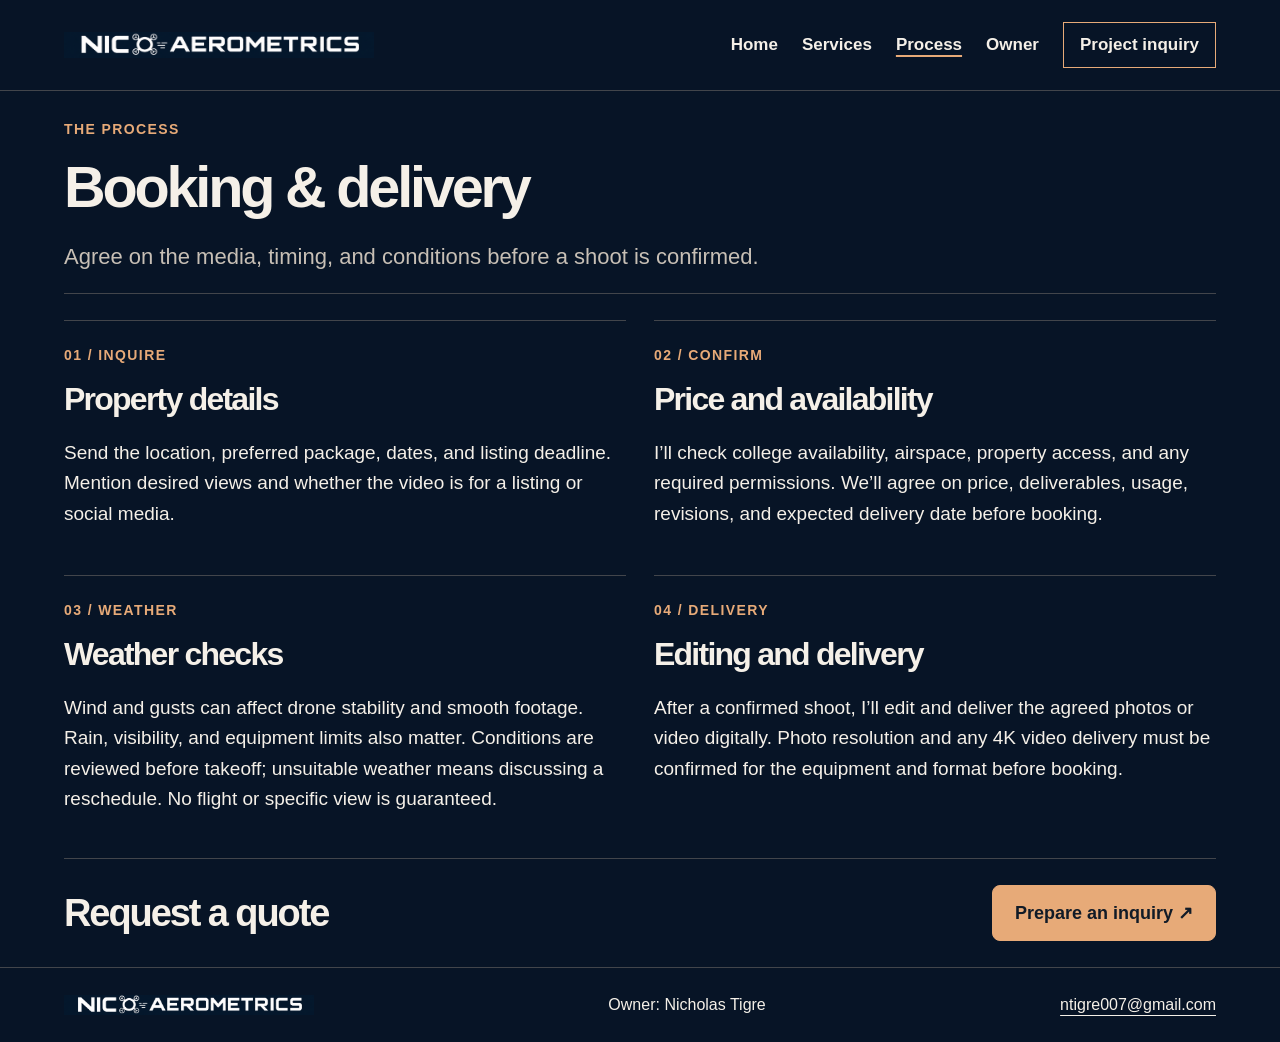
<file: skills.html>
﻿<!DOCTYPE html>
<html lang="en">
<head>
<meta charset="UTF-8">
<meta name="viewport" content="width=device-width, initial-scale=1.0">
<meta name="description" content="Real estate drone shoot planning, college availability, weather review, and delivery.">
<title>Process | Nico Aerometrics</title>
<link rel="icon" href="favicon.ico" sizes="48x48"><link rel="icon" type="image/png" href="assets/favicon-48.png" sizes="48x48"><link rel="apple-touch-icon" href="assets/apple-touch-icon.png" sizes="180x180">
<link rel="stylesheet" href="styles.css?v=perf-20261029">
<script src="script.js?v=perf-20261029"></script>
</head>
<body>
<a class="skip-link" href="#main-content">Skip to main content</a>
<header class="site-header"><div class="header-inner"><a class="brand brand-logo" href="index.html"><picture><source type="image/webp" srcset="assets/nico-logo-744.webp 744w, assets/nico-logo-1488.webp 1488w" sizes="(max-width: 380px) 190px, (max-width: 1100px) 260px, 310px"><img src="assets/nico-aerometrics-logo.png" alt="Nico Aerometrics — Home" width="2172" height="724" decoding="async" loading="eager" fetchpriority="high"></picture></a><button id="menu-toggle" class="menu-toggle" aria-expanded="false" aria-controls="main-nav" hidden>Menu</button><nav id="main-nav" aria-label="Main navigation"><ul><li><a href="index.html">Home</a></li><li><a href="projects.html">Services</a></li><li><a href="skills.html" aria-current="page">Process</a></li><li><a href="about.html">Owner</a></li><li><a href="contact.html">Project inquiry</a></li></ul></nav></div></header>
<main id="main-content" tabindex="-1"><section class="page-intro"><p class="eyebrow">THE PROCESS</p><h1>Booking &amp; delivery</h1><p class="lead">Agree on the media, timing, and conditions before a shoot is confirmed.</p></section><section class="steps"><article><span class="number">01 / INQUIRE</span><h2>Property details</h2><p>Send the location, preferred package, dates, and listing deadline. Mention desired views and whether the video is for a listing or social media.</p></article><article><span class="number">02 / CONFIRM</span><h2>Price and availability</h2><p>I’ll check college availability, airspace, property access, and any required permissions. We’ll agree on price, deliverables, usage, revisions, and expected delivery date before booking.</p></article><article><span class="number">03 / WEATHER</span><h2>Weather checks</h2><p>Wind and gusts can affect drone stability and smooth footage. Rain, visibility, and equipment limits also matter. Conditions are reviewed before takeoff; unsuitable weather means discussing a reschedule. No flight or specific view is guaranteed.</p></article><article><span class="number">04 / DELIVERY</span><h2>Editing and delivery</h2><p>After a confirmed shoot, I’ll edit and deliver the agreed photos or video digitally. Photo resolution and any 4K video delivery must be confirmed for the equipment and format before booking.</p></article></section><section class="cta"><h2>Request a quote</h2><a class="button" href="contact.html">Prepare an inquiry ↗</a></section></main>
<footer class="site-footer"><a class="brand brand-logo" href="index.html"><picture><source type="image/webp" srcset="assets/nico-logo-744.webp 744w, assets/nico-logo-1488.webp 1488w" sizes="250px"><img src="assets/nico-aerometrics-logo.png" alt="Nico Aerometrics — Home" width="2172" height="724" decoding="async" loading="lazy" fetchpriority="low"></picture></a><p>Owner: Nicholas Tigre</p><p><a href="mailto:ntigre007@gmail.com">ntigre007@gmail.com</a></p></footer>
</body>
</html>
</file>
<file: styles.css>
/* Nico Aerometrics: ink, ivory and copper. */
:root{--paper:#071426;--ink:#f5f0e8;--muted:#c7bfb5;--orange:#e7aa78;--line:#42454b;--panel:#111f30;color-scheme:dark}
*{box-sizing:border-box}body{margin:0;background:var(--paper);color:var(--ink);font-family:'Segoe UI',Arial,sans-serif;font-size:19px}a{color:inherit;text-underline-offset:5px}button,input,select,textarea{font:inherit}a:focus-visible,button:focus-visible,input:focus-visible,select:focus-visible,textarea:focus-visible{outline:3px solid var(--orange);outline-offset:5px}[hidden]{display:none!important}.skip-link{position:absolute;top:-100px;left:16px;background:var(--orange);color:var(--paper);padding:16px;z-index:10}.skip-link:focus{top:16px}
.site-header,.site-footer{background:#071426}.site-header{border-bottom:1px solid var(--line)}.header-inner{max-width:1440px;margin:auto;padding:22px 5%;display:flex;align-items:center;justify-content:space-between;gap:28px}.brand-logo{display:block;width:310px;max-width:100%;flex-shrink:0;line-height:0}.brand-logo img{width:100%;height:auto;aspect-ratio:12/1;object-fit:cover;object-position:center;display:block}nav ul{display:flex;align-items:center;list-style:none;gap:24px;margin:0;padding:0}nav a{display:block;padding:12px 0;font-size:17px;font-weight:600;text-decoration:none}nav a:hover,nav a[aria-current=page]{text-decoration:underline;text-decoration-color:var(--orange);text-decoration-thickness:2px}nav li:last-child a{border:1px solid var(--orange);padding:12px 16px}.menu-toggle,.secondary-button{background:transparent;color:var(--ink);border:1px solid var(--muted);padding:12px 16px;cursor:pointer}
main{max-width:1280px;margin:auto;padding:0 5%;overflow-wrap:break-word}section{padding:26px 0}h1,h2{font-family:Georgia,'Times New Roman',serif;font-weight:400;letter-spacing:-.045em}h1{font-size:clamp(44px,5.4vw,76px);line-height:1.04;margin:0 0 22px}h2{font-size:clamp(32px,3.5vw,46px);line-height:1.12;margin:0 0 20px}h3{font-size:25px;line-height:1.2;letter-spacing:-.025em;margin:16px 0}p{font-size:19px;line-height:1.6;margin:0 0 18px}.lead{font-size:22px;line-height:1.5;color:var(--muted);max-width:720px}.eyebrow,.number{font-size:14px;line-height:1.5;letter-spacing:.1em;font-weight:650;color:var(--orange)}.eyebrow{margin:0 0 18px}.detail,.caption,.gallery-note,.notice p{font-size:17px;line-height:1.55;color:var(--muted)}.button{display:inline-flex;justify-content:center;align-items:center;gap:18px;padding:16px 22px;background:var(--orange);color:#111b27;border:1px solid var(--orange);font-size:18px;font-weight:700;text-decoration:none;cursor:pointer}.button:hover{background:#f5c6a0}.text-link{font-size:18px;font-weight:600}.actions{display:flex;align-items:center;gap:24px;flex-wrap:wrap;margin:26px 0 0}.section-heading{display:flex;justify-content:space-between;align-items:end;gap:24px;margin-bottom:24px}.section-heading h2{margin-bottom:0}
.home-main{max-width:none;padding:0}.home-sections{max-width:1280px;margin:auto;padding:0 5%}.city-hero{position:relative;isolation:isolate;display:flex;align-items:center;min-height:320px;padding:32px max(5%,calc((100vw - 1152px)/2)) 80px;background:#071426;overflow:hidden}.hero-photo,.hero-shade{position:absolute;inset:0;width:100%;height:100%;object-fit:cover;z-index:-2}.hero-photo{object-position:center 58%}.hero-shade{z-index:-1;background:linear-gradient(90deg,rgba(7,20,38,.96),rgba(7,20,38,.75) 46%,rgba(7,20,38,.18))}.hero-content{max-width:700px}.hero-content h1{font-size:clamp(42px,5vw,66px)}.hero-content .lead{max-width:570px;color:#f1e9df}.hero-bottom{position:absolute;bottom:18px;left:5%;right:5%;display:flex;justify-content:space-between;gap:16px;color:#eee5da;font-size:13px;line-height:1.4;letter-spacing:.04em}.home-sections>section{padding:26px 0;scroll-margin-top:20px}.cards{display:grid;grid-template-columns:repeat(2,minmax(0,1fr));gap:0 32px}.cards article{min-width:0;border-top:1px solid var(--line);padding:22px 0 12px}.cards p{color:var(--muted)}.cards .package-price{font-size:27px;line-height:1.2;color:var(--orange);font-weight:600;margin:0 0 14px}.package-cards article{padding:24px;background:var(--panel);border-top:2px solid var(--orange)}.package-cards{gap:20px}.package-cards+.detail{margin-top:22px}.contact-section{border-top:1px solid var(--line);display:grid;grid-template-columns:1fr 1fr;column-gap:40px}.contact-section>.eyebrow,.contact-bottom{grid-column:1/-1}.contact-section>h2{grid-row:2/4}.contact-email{display:inline-block;font-size:clamp(21px,2.5vw,30px);color:var(--orange);overflow-wrap:anywhere;text-decoration:none}.contact-bottom{display:flex;justify-content:space-between;flex-wrap:wrap;gap:14px;margin-top:20px;font-size:16px;color:var(--muted)}
.page-intro{padding:28px 0 20px;border-bottom:1px solid var(--line)}.page-intro .lead{margin-bottom:0}.notice{background:var(--panel);border-left:3px solid var(--orange);padding:22px;margin:24px 0}.notice h2,.notice h3{font:600 24px/1.2 'Segoe UI',Arial,sans-serif;margin:0 0 12px}.notice p{margin-bottom:0}.steps{display:grid;grid-template-columns:1fr 1fr;gap:28px}.steps article{border-top:1px solid var(--line);padding-top:22px}.steps h2{font-size:32px;margin-top:16px}.cta{display:flex;align-items:center;justify-content:space-between;gap:24px;border-top:1px solid var(--line)}.cta h2{margin:0}.owner-layout{display:grid;grid-template-columns:.65fr 1.35fr;gap:40px;align-items:center}.owner-mark{aspect-ratio:1;background:var(--panel);border:1px solid var(--line);display:flex;align-items:center;justify-content:center;flex-direction:column;font:100px Georgia,serif;color:var(--orange)}.owner-mark span{font:15px 'Segoe UI',sans-serif;letter-spacing:.12em;margin-top:18px}.inquiry-layout{display:grid;grid-template-columns:1fr 1.25fr;gap:40px}label{display:block;font-size:18px;font-weight:600;margin-bottom:9px}input,textarea,select{display:block;width:100%;min-width:0;background:var(--panel);color:var(--ink);border:1px solid #77766f;padding:13px;margin:0 0 22px;border-radius:0}textarea{resize:vertical}input::placeholder,textarea::placeholder{color:var(--muted)}#message-result{margin-top:26px}.city-gallery{display:grid;grid-template-columns:1fr 1fr;gap:22px}.city-gallery figure{margin:0;min-width:0}.city-gallery img{display:block;width:100%;height:250px;object-fit:cover}.city-gallery figcaption{font-size:14px;line-height:1.5;color:var(--muted);padding-top:12px}.site-footer{display:flex;align-items:center;justify-content:space-between;flex-wrap:wrap;gap:20px;padding:24px 5%;border-top:1px solid var(--line)}.site-footer .brand-logo{width:250px}.site-footer p{font-size:16px;margin:0}.preview-banner{padding:18px 5%;background:var(--panel);font-size:16px}.intro-band,.home-process,.owner-strip{display:grid;grid-template-columns:1fr 1fr;gap:32px}.process-list{padding-left:22px}
@media(min-width:901px){.menu-toggle{display:none}}
@media(max-width:1100px){.header-inner{gap:18px}.brand-logo{width:260px}nav ul{gap:16px}nav a{font-size:16px}}
@media(max-width:900px){.header-inner{flex-wrap:wrap}.header-inner>.brand-logo{width:min(310px,calc(100% - 110px))}.menu-toggle{margin-left:auto}nav{width:100%}nav ul{flex-direction:column;align-items:stretch;gap:0}nav a{font-size:18px;padding:12px 0}.js-menu nav:not(.is-open){display:none}.city-hero{min-height:320px}.hero-bottom{font-size:12px}.inquiry-layout,.owner-layout{gap:28px}}
@media(max-width:700px){body,p{font-size:18px}.lead{font-size:21px}.header-inner{padding:18px 5%}.city-hero{min-height:0;padding:28px 5% 78px}.hero-content h1{font-size:clamp(46px,11vw,70px)}.hero-content .lead{font-size:20px}.hero-shade{background:linear-gradient(90deg,rgba(7,20,38,.95),rgba(7,20,38,.67))}.hero-bottom{flex-direction:column;gap:6px}.cards,.steps,.owner-layout,.inquiry-layout,.city-gallery,.intro-band,.home-process,.owner-strip,.contact-section{grid-template-columns:1fr}.home-sections>section,section{padding:28px 0}.cards{gap:0}.package-cards{gap:18px}.cards article{padding:20px 0 10px}.package-cards article{padding:22px}.section-heading,.cta{flex-direction:column;align-items:flex-start;gap:18px}.contact-section>h2{grid-row:auto}.contact-section>.eyebrow,.contact-bottom{grid-column:auto}.contact-bottom{flex-direction:column}.owner-mark{max-width:240px}.site-footer{align-items:flex-start;flex-direction:column}.page-intro{padding-top:32px}.city-gallery img{height:220px}.actions{gap:20px}.button{font-size:17px}.gallery-note{font-size:16px}}
@media(prefers-reduced-motion:no-preference){a,button{transition:background-color .15s ease}}

/* Compact inquiry: no empty introductory column. */
.inquiry-layout{display:block;max-width:900px;margin-inline:auto;padding-top:22px}#inquiry-form{display:grid;grid-template-columns:repeat(2,minmax(0,1fr));gap:16px 24px}.form-field{min-width:0}.form-field input,.form-field select,.form-field textarea{margin-bottom:0}.form-wide,.form-note,#message-result,#form-status,#inquiry-form>noscript{grid-column:1/-1}.form-note{font-size:17px;color:var(--muted);margin:0}#inquiry-form>.button{justify-self:start}.contact-section{column-gap:24px}.contact-section h2{font-size:36px}.actions{margin-top:18px}.section-heading{margin-bottom:18px}@media(max-width:600px){#inquiry-form{grid-template-columns:1fr;gap:16px}.hero-content h1{font-size:44px}}

/* Visual service selection and compact listing-media comparison. */
h1,h2{font-family:'Segoe UI',Arial,sans-serif;font-weight:650;letter-spacing:-.055em}h1{font-size:clamp(38px,4.5vw,62px)}h2{font-size:clamp(28px,3vw,38px)}.home-sections{max-width:1360px}.home-sections>section{padding:32px 0}.booking-heading{display:grid;grid-template-columns:1.25fr 1fr;align-items:center;gap:32px;margin-bottom:24px}.booking-heading h1{margin:0}.booking-heading .lead{font-size:21px;line-height:1.5;margin-bottom:12px}.picker-label{display:flex;justify-content:space-between;align-items:center;gap:16px;margin:0 0 14px}.picker-label h2{font-size:24px;letter-spacing:-.025em;margin:0}.picker-label>span{font-size:16px;color:var(--muted)}.service-picker{display:grid;grid-template-columns:repeat(4,minmax(0,1fr));gap:14px}.service-choice{position:relative;display:block;padding:0;background:var(--panel);color:var(--ink);border:1px solid #58606b;border-radius:12px;overflow:hidden;text-align:left;cursor:pointer;min-width:0}.service-choice[aria-pressed=true]{border:2px solid var(--orange);box-shadow:0 0 0 3px #e7aa7820}.choice-image{display:block;position:relative;height:115px;overflow:hidden}.choice-image img{display:block;width:100%;height:100%;object-fit:cover;opacity:.76}.service-choice:nth-child(2) img{object-position:80% 60%;transform:scale(1.18)}.service-choice:nth-child(3) img{object-position:10% 80%}.choice-mark{position:absolute;left:12px;top:12px;display:grid;place-items:center;width:38px;height:38px;border:1px solid #ffffff85;background:#071426cc;color:#fff;border-radius:50%;font-size:25px}.choice-copy{display:block;padding:16px 32px 16px 14px}.choice-copy strong{display:block;font-size:18px;line-height:1.25;margin-bottom:6px}.choice-copy>span{font-size:17px;color:var(--orange)}.choice-arrow{position:absolute;right:13px;bottom:18px;color:var(--orange);font-size:22px}.stock-note{font-size:14px;color:var(--muted);margin:10px 0 18px}.package-panels{border:1px solid var(--line);background:var(--panel);border-radius:12px;overflow:hidden}.package-panel{padding:24px;display:grid;grid-template-columns:1.5fr 1fr;gap:24px;align-items:center}.package-panel+.package-panel{border-top:1px solid var(--line)}.package-panel h3{font-size:28px;margin:0 0 12px}.package-panel .eyebrow{margin-bottom:8px}.package-panel p{font-size:18px;line-height:1.5}.included-list{list-style:none;padding:0;margin:0;display:flex;gap:10px 20px;flex-wrap:wrap;font-size:16px;color:var(--muted)}.included-list li:before{content:'✓';color:var(--orange);margin-right:8px}.package-action{display:flex;flex-direction:column;align-items:flex-start;gap:12px;border-left:1px solid var(--line);padding-left:24px}.package-action .package-price{font-size:30px;font-weight:650;color:var(--orange);margin:0}.package-action .text-link{font-size:16px}.add-on-picker{margin:20px 0 0;border:0;padding:0;display:flex;gap:12px;flex-wrap:wrap}.add-on-picker legend{font-size:18px;font-weight:600;margin-bottom:12px}.add-on-picker legend span{font-size:16px;color:var(--muted);font-weight:400}.add-on-picker label{display:flex;align-items:center;gap:9px;font-size:16px;font-weight:400;border:1px solid var(--line);border-radius:24px;padding:10px 16px;margin:0;cursor:pointer}.add-on-picker label:has(input:checked){background:var(--panel);border-color:var(--orange)}.add-on-picker input{width:18px;height:18px;margin:0;accent-color:var(--orange)}.add-on-picker .caption{flex-basis:100%;margin:0;font-size:15px}.media-benefits{border-top:1px solid var(--line)}.media-benefits .section-heading>p{max-width:310px;font-size:18px;margin:0;color:var(--muted)}.benefit-grid{display:grid;grid-template-columns:1.8fr 1fr;gap:22px}.comparison-widget{background:#ede7dc;color:#172437;border-radius:14px;overflow:hidden;min-width:0}.view-switch{display:flex;padding:12px;gap:8px;background:#dfd7cb}.view-switch button{flex:1;border:1px solid #bcb2a5;background:transparent;color:#172437;border-radius:8px;padding:12px 8px;font-size:16px;cursor:pointer;font-weight:600}.view-switch button[aria-pressed=true]{background:#172437;color:#fff9ef;border-color:#172437}.comparison-panels img{width:100%;height:auto;max-height:280px;display:block;object-fit:contain}.view-description{padding:8px 24px 16px}.view-description h3{font-size:24px;margin:0 0 8px}.view-description p{font-size:17px;margin:0;line-height:1.5}.diagram-note{font-size:13px;padding:0 24px 16px;margin:0;color:#505760}.evidence-card{border:1px solid var(--line);border-radius:14px;padding:24px;background:var(--panel);display:flex;flex-direction:column;align-items:flex-start;justify-content:center}.evidence-card h3{font-size:23px;margin:14px 0 10px}.evidence-card p,.evidence-card a{font-size:16px;line-height:1.5}.evidence-card .eyebrow{font-size:13px}.stat-ring{width:136px;height:136px;display:grid;place-items:center;border-radius:50%;background:conic-gradient(var(--orange) 0 48%,#42505b 48% 100%);position:relative}.stat-ring:before{content:'';position:absolute;inset:10px;border-radius:50%;background:var(--panel)}.stat-ring strong{position:relative;font-size:42px;font-weight:650}.stat-ring strong span{font-size:25px}.evidence-card .evidence-limit{border-top:1px solid var(--line);padding-top:14px;margin:16px 0 0;font-size:14px;color:var(--muted)}.listing-guide{display:grid;grid-template-columns:.85fr 1.3fr;gap:36px;border-top:1px solid var(--line)}.listing-guide>div>p:not(.eyebrow){font-size:18px;color:var(--muted)}.faq-list details{border-bottom:1px solid var(--line)}.faq-list summary{font-size:18px;font-weight:600;cursor:pointer;padding:16px 24px 16px 0}.faq-list details p{font-size:17px;color:var(--muted);padding:0 0 12px}.contact-bar{display:flex;align-items:center;justify-content:space-between;gap:24px;border-top:1px solid var(--line)}.contact-bar h2{font-size:28px;margin-bottom:8px}.contact-bar p{font-size:16px;color:var(--muted);margin:0}.contact-bar .contact-email{font-size:clamp(20px,2.5vw,30px)}.button{border-radius:8px}.button:hover{box-shadow:0 5px 18px #0005}.view-switch button:focus-visible{outline-color:#834d29}.service-choice:hover{border-color:var(--orange)}
@media(prefers-reduced-motion:no-preference){.service-choice,.button{transition:transform .18s ease,box-shadow .18s ease,border-color .18s ease}.service-choice:hover{transform:translateY(-4px)}.service-choice:active,.button:active{transform:translateY(1px)}}
@media(max-width:950px){.choice-copy strong{font-size:17px}.package-panel{grid-template-columns:1.2fr 1fr}.benefit-grid{grid-template-columns:1.4fr 1fr}.package-action .button{font-size:16px;padding:14px}}
@media(max-width:700px){.home-sections>section{padding:24px 0}.booking-heading{grid-template-columns:1fr;gap:14px;margin-bottom:22px}.booking-heading h1{font-size:42px}.booking-heading .lead{font-size:19px}.picker-label{align-items:flex-start;flex-direction:column;gap:6px}.picker-label>span{font-size:15px}.service-picker{grid-template-columns:repeat(2,minmax(0,1fr));gap:12px}.choice-image{height:90px}.choice-copy{padding:12px 28px 12px 12px}.choice-copy strong{font-size:17px}.choice-copy>span{font-size:16px}.choice-mark{width:30px;height:30px;font-size:20px;left:10px;top:10px}.package-panel,.benefit-grid,.listing-guide{grid-template-columns:1fr;gap:20px}.package-panel{padding:20px}.package-action{border-left:0;border-top:1px solid var(--line);padding:16px 0 0;align-items:stretch}.package-action .button{font-size:17px}.evidence-card{display:grid;grid-template-columns:100px 1fr;gap:0 18px;padding:20px}.stat-ring{width:100px;height:100px;grid-column:1;grid-row:2/5}.stat-ring strong{font-size:32px}.evidence-card>.eyebrow,.evidence-card>.evidence-limit{grid-column:1/-1}.evidence-card h3{font-size:20px;margin-top:0}.evidence-card>p:not(.eyebrow):not(.evidence-limit),.evidence-card>a{grid-column:2}.view-switch{gap:5px;padding:9px}.view-switch button{font-size:14px;padding:11px 5px}.view-description{padding:8px 18px 14px}.diagram-note{padding-inline:18px}.contact-bar{align-items:flex-start;flex-direction:column;gap:12px}.listing-guide{gap:18px}.add-on-picker label{font-size:15px;padding:9px 12px}.included-list{display:block}.included-list li{margin-top:6px}}

/* Phone ergonomics: readable fields, tappable controls, flexible narrow layouts. */
input,select,textarea{font-size:18px}.menu-toggle,.secondary-button,.view-switch button,.faq-list summary{min-height:44px}.booking-heading>div,.package-panel>div,.benefit-grid>*,.listing-guide>*{min-width:0}.button{white-space:normal;text-align:center}.contact-email{word-break:normal;overflow-wrap:anywhere}@media(max-width:380px){.service-picker{gap:9px}.choice-copy{padding-right:22px}.choice-copy strong{font-size:16px}.choice-arrow{right:8px;font-size:19px}.booking-heading h1{font-size:36px}.view-switch button{font-size:13px}.evidence-card{grid-template-columns:84px 1fr;gap:0 12px}.stat-ring{width:84px;height:84px}.stat-ring strong{font-size:28px}.evidence-card h3{font-size:18px}.add-on-picker label{max-width:100%}}

/* Match the final enhanced layout before first paint, avoiding startup shifts. */
.js .service-picker[hidden]{display:grid!important}.js .view-switch[hidden],.js .add-on-picker[hidden]{display:flex!important}.js .package-panels:not(.is-ready) [data-package]:not([data-package="photos"]),.js .comparison-panels:not(.is-ready) [data-view]:not([data-view="ground"]){display:none}@media(max-width:900px){.js #menu-toggle[hidden]{display:block!important}.js .site-header:not(.js-menu) nav{display:none}}
</file>
